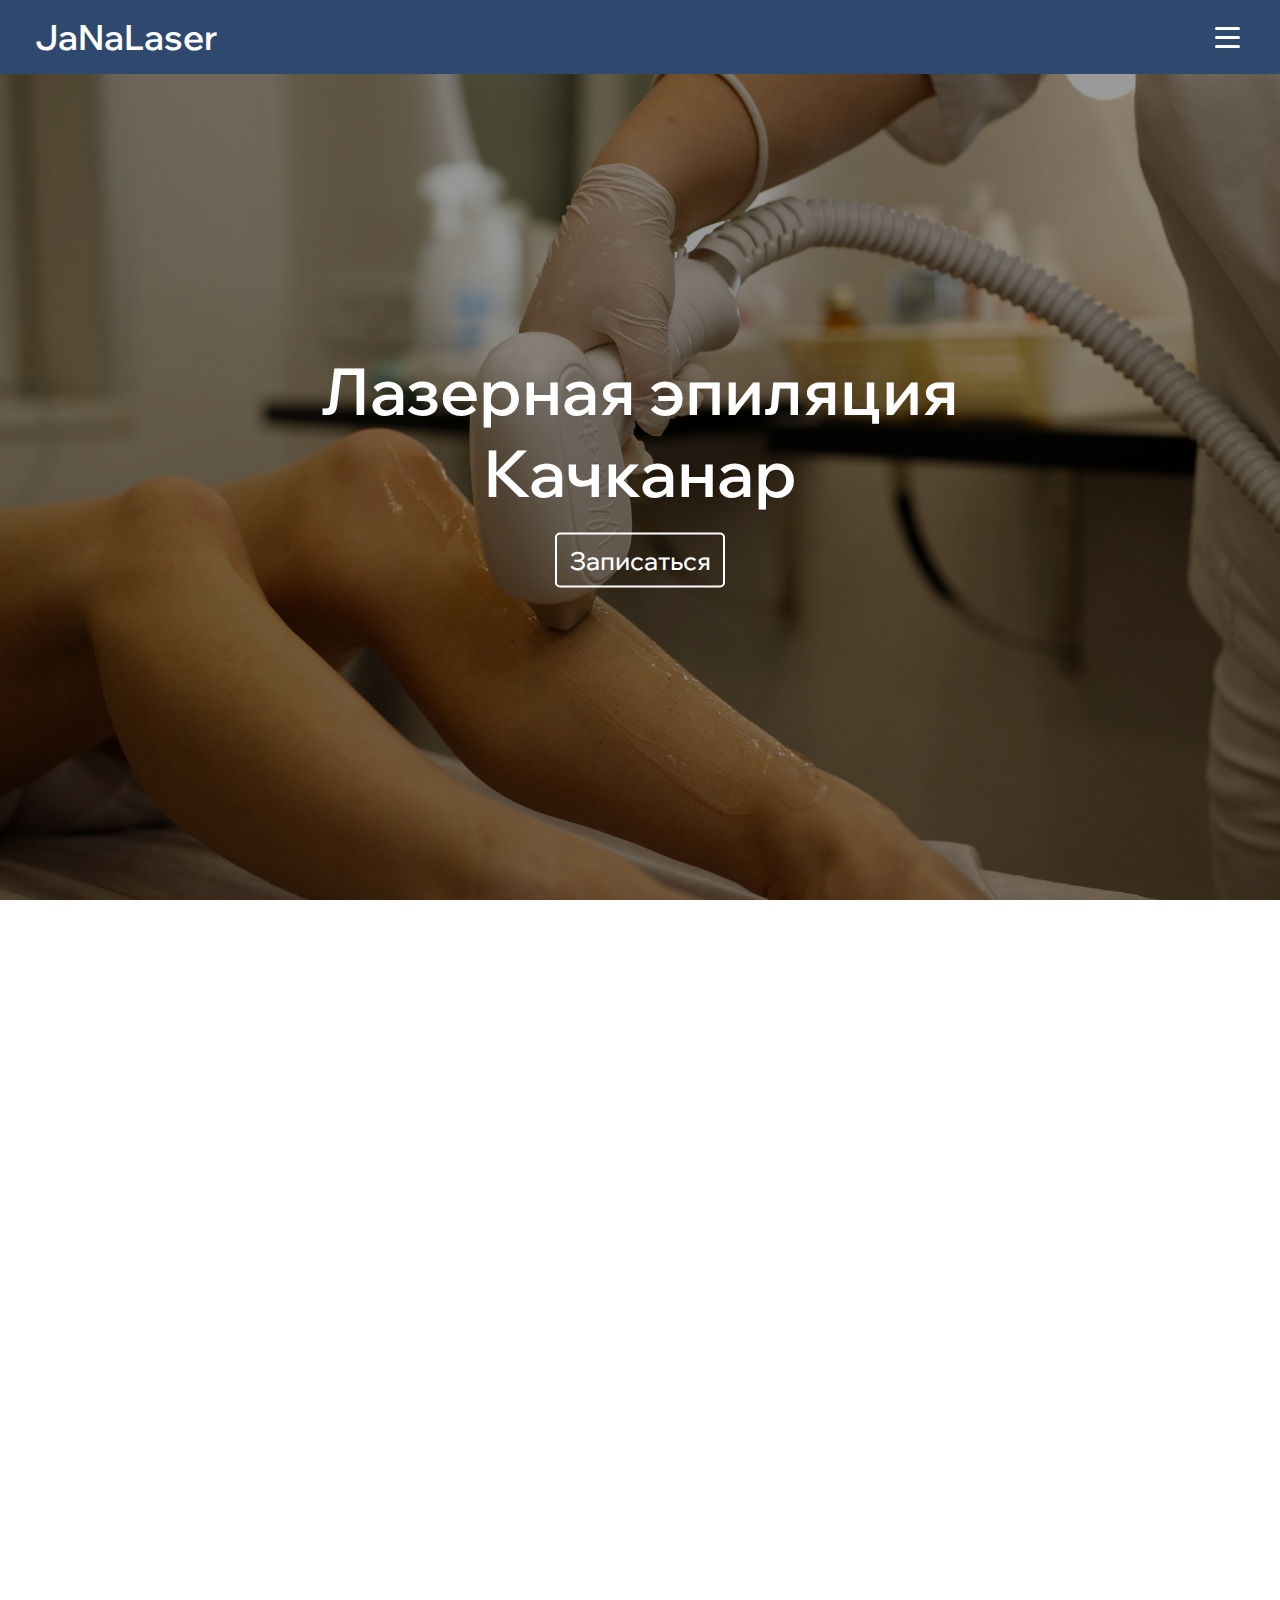
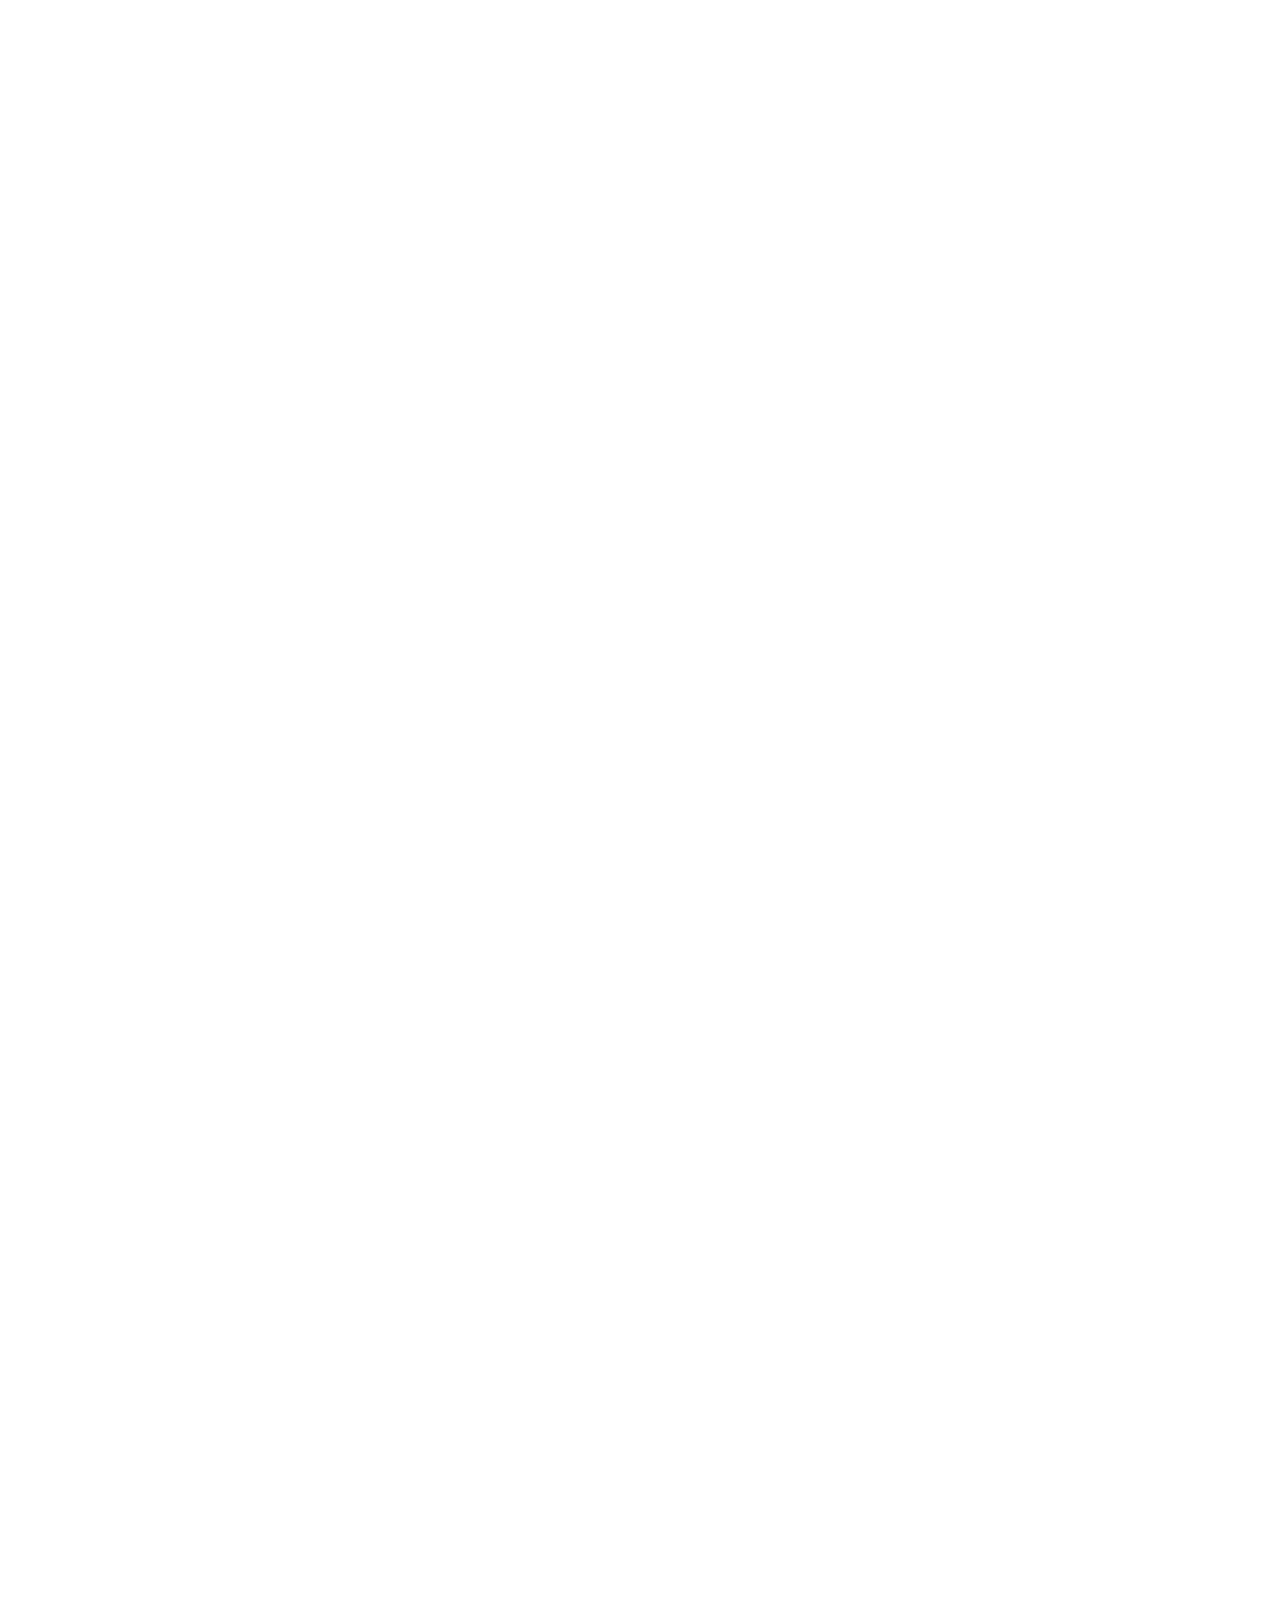
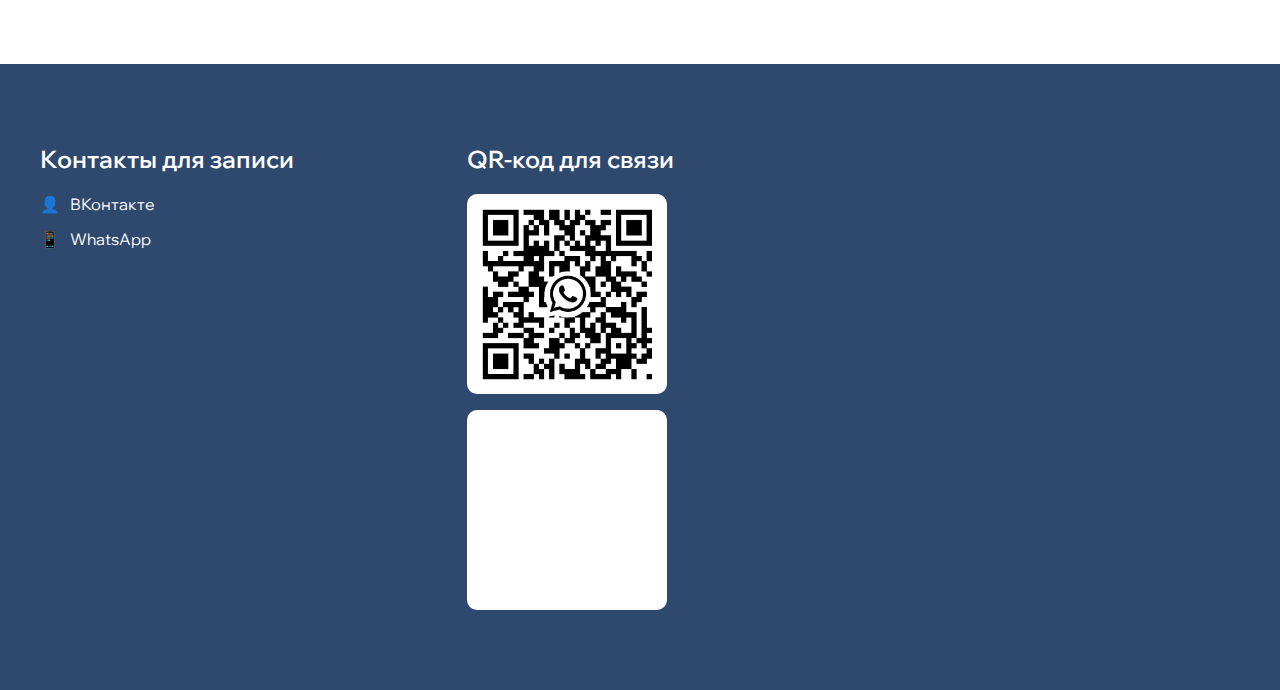
<file: index.html>
<!DOCTYPE html>
<html lang="ru" dir="ltr">
  <head>
    <meta charset="UTF-8" />
    <meta name="viewport" content="width=device-width, initial-scale=1.0">
    <meta name="color-scheme" content="only light">
    <meta name="forced-colors" content="none">
    <meta name="prefers-color-scheme" content="light">
    <title>Студия эпиляции</title>
    <link rel="preconnect" href="https://fonts.googleapis.com">
    <link rel="preconnect" href="https://fonts.gstatic.com" crossorigin>
    <link rel="preload" as="image" href="img.jpg" fetchpriority="high">
    <link rel="stylesheet" href="style.css" />
    <link rel="icon" type="image/x-icon" href="icon.ico" />
  </head>
  <body>
    <!-- ===================== Навигация ===================== -->
    <nav>
      <div class="menu">
        <div class="logo">
          <a href="index.html">JaNaLaser</a>
        </div>
        <div class="mobile-menu-toggle">
          <span></span>
          <span></span>
          <span></span>
        </div>
        <ul class="nav-menu">
          <li><a href="#top">Главная</a></li>
          <li><a href="#footer">Контакты</a></li>
          <li><a href="#reviews">Отзывы</a></li>
          <li><a href="price.html">Прайс</a></li>
          <li><a href="#services">Рекомендации</a></li>
          <li><a href="gallery.html">Фотогалерея</a></li>
        </ul>
      </div>
    </nav>

    <!-- ===================== Главный экран ===================== -->
    <div class="img"></div>
    <div class="center">
      <div class="title">Лазерная эпиляция</div>
      <div class="sub_title">Качканар</div>
      <div class="btns">
        <button onclick="location.href='#footer'">Записаться</button>
      </div>
    </div>

    <!-- ===================== Технологии ===================== -->
    <div class="photo-container reveal">
      <h2 class="section-title">Наши технологии</h2>
      <div class="photo-wrapper reveal">
        <img src="Group 31.png" alt="Аппарат" class="service-photo" loading="lazy" decoding="async">
        <div class="photo-overlay">
          <a href="technologies.html"><button class="photo-btn">Подробнее</button></a>
        </div>
      </div>
    </div>

    <!-- ===================== Отзывы ===================== -->
    <div class="reviews-section reveal" id="reviews">
      <h2 class="reviews-title">Отзывы наших клиентов</h2>
      <div class="reviews-container">
        <!-- Верхний ряд - прокрутка влево -->
        <div class="reviews-row top-row">
          <div class="reviews-scroll left-scroll">
            <div class="review-card" onclick="openReviewModal('Ольга Д.', 'В мае была на последней процедуре. Я безумно рада, что курс оказался таким эффективным🙏 Яна - ты мастер своего дела,безмерно благодарна тебе !!! И вообще сама как человек ,ты солнышко ясное 😘😘😘ОБОЖАЮ❤❤❤')">
              <div class="review-content">
                <h3 class="review-name">Ольга Д.</h3>
                <p class="review-text">В мае была на последней процедуре. Я безумно рада, что курс оказался таким эффективным🙏 Яна - ты мастер своего дела,безмерно благодарна тебе !!! И вообще сама как человек ,ты солнышко ясное 😘😘😘ОБОЖАЮ❤❤❤</p>
              </div>
            </div>
            <div class="review-card" onclick="openReviewModal('Наталья Б.', 'Ой да вообще кайф) мастер своего дела,индивидуальный подход ,вечный позитив и теплая атмосфера. Вышли уже в 4 месяца . Никаких раздражений и дискомфорта. В общем девочки рекомендую. Люблю🙏🙏🙏🙏💜💜')">
              <div class="review-content">
                <h3 class="review-name">Наталья Б.</h3>
                <p class="review-text">Ой да вообще кайф) мастер своего дела,индивидуальный подход ,вечный позитив и теплая атмосфера. Вышли уже в 4 месяца . Никаких раздражений и дискомфорта. В общем девочки рекомендую. Люблю🙏🙏🙏🙏💜💜</p>
              </div>
            </div>
            <div class="review-card" onclick="openReviewModal('Анастасия Г.', 'Яночка , это тот человек который всегда найдет время даже для тех 🤣🤷‍♀ типа меня которые добирается очень долго 🤦‍♀ Лучше мастера я не знаю ❤⭐⭐⭐⭐⭐⭐')">
              <div class="review-content">
                <h3 class="review-name">Анастасия Г.</h3>
                <p class="review-text">Яночка , это тот человек который всегда найдет время даже для тех 🤣🤷‍♀ типа меня которые добирается очень долго 🤦‍♀ Лучше мастера я не знаю ❤⭐⭐⭐⭐⭐⭐</p>
              </div>
            </div>
            <div class="review-card" onclick="openReviewModal('Нина М.', 'Янчик, спасибо большое за чудесное настроение и за гладкость кожи! Ты мастер своего дела, ни на кого тебя не променяю❤')">
              <div class="review-content">
                <h3 class="review-name">Нина М.</h3>
                <p class="review-text">Янчик, спасибо большое за чудесное настроение и за гладкость кожи! Ты мастер своего дела, ни на кого тебя не променяю❤</p>
              </div>
            </div>
            <div class="review-card" onclick="openReviewModal('Алёна П.', 'Это любовь 😻 с первого раза 😂🫶🏼 Всегда все чики Брики, волосики выкинь ✌🏻 Жду когда приду опять 🔥')">
              <div class="review-content">
                <h3 class="review-name">Алёна П.</h3>
                <p class="review-text">Это любовь 😻 с первого раза 😂🫶🏼 Всегда все чики Брики, волосики выкинь ✌🏻 Жду когда приду опять 🔥</p>
              </div>
            </div>
            <div class="review-card" onclick="openReviewModal('Екатерина З.', 'Наша фея лысятости 🤭.....')">
              <div class="review-content">
                <h3 class="review-name">Екатерина З.</h3>
                <p class="review-text">Наша фея лысятости 🤭.....</p>
              </div>
            </div>
            <!-- Дублируем отзывы для бесконечной прокрутки -->
            <div class="review-card" onclick="openReviewModal('Анна Ш.', 'Яночка , ты однозначно крута в своем деле 💪🏻😎🫶🏻 Как человек и как мастер просто мега 🤩результат есть - Значит работает , другого не дано🫶')">
              <div class="review-content">
                <h3 class="review-name">Анна Ш.</h3>
                <p class="review-text">Яночка , ты однозначно крута в своем деле 💪🏻😎🫶🏻 Как человек и как мастер просто мега 🤩результат есть - Значит работает , другого не дано🫶</p>
              </div>
            </div>
            <div class="review-card" onclick="openReviewModal('Татьяна Д.', 'Мне близка твоя энергетика и потрясающее чувство юмора, результат от процедур великолепен! Спасибо Яна.')">
              <div class="review-content">
                <h3 class="review-name">Татьяна Д.</h3>
                <p class="review-text">Мне близка твоя энергетика и потрясающее чувство юмора, результат от процедур великолепен! Спасибо Яна.</p>
              </div>
            </div>
            <div class="review-card" onclick="openReviewModal('Альбина М.', 'Яна, от всей души спасибо за гладкую кожу♥ Самый позитивный мастер, отлично делающий свою работу😁🫶')">
              <div class="review-content">
                <h3 class="review-name">Альбина М.</h3>
                <p class="review-text">Яна, от всей души спасибо за гладкую кожу♥ Самый позитивный мастер, отлично делающий свою работу😁🫶</p>
              </div>
            </div>
            <div class="review-card" onclick="openReviewModal('Екатерина М.', '✨ Полный восторг от процедуры! Яна — настоящий профессионал своего дела, чуткая и внимательная💕 Процедура за самыми лучшими разговорами проходит очень быстро, комфортно и совершенно безболезненно 👍🏻 Результат превзошел ожидания, а главное — эффект сохраняется надолго! 🤞🏻 Огромное спасибо Яночке за профессионализм, заботу и внимание к деталям💗 Всем рекомендую попробовать это!!!✨')">
              <div class="review-content">
                <h3 class="review-name">Екатерина М.</h3>
                <p class="review-text">✨ Полный восторг от процедуры!
                  Яна — настоящий профессионал своего дела, чуткая и внимательная💕
                  Процедура за самыми лучшими разговорами проходит очень быстро, комфортно и совершенно безболезненно 👍🏻
                  
                  Результат превзошел ожидания, а главное — эффект сохраняется надолго! 🤞🏻
                  
                  Огромное спасибо Яночке за профессионализм, заботу и внимание к деталям💗
                  Всем рекомендую попробовать это!!!✨</p>
              </div>
            </div>
            <div class="review-card" onclick="openReviewModal('Екатерина В.', 'Яна ты супер-мега-мощь и сила 😎💪🏽🫶 вышли на крутой результат, жалею только о том, что не обратилась к тебе раньше 😇 любовь навсегда ♥♥♥')">
              <div class="review-content">
                <h3 class="review-name">Екатерина В.</h3>
                <p class="review-text">Яна ты супер-мега-мощь и сила 😎💪🏽🫶 вышли на крутой результат, жалею только о том, что не обратилась к тебе раньше 😇 любовь навсегда ♥♥♥</p>
              </div>
            </div>
            <div class="review-card" onclick="openReviewModal('Ксения К.', 'Я в полном шоке от эффекта, была на процедуре последний раз почти год назад, и до сих пор все гладко,хочу сходить просто потому что уже соскучилась😂 Яна настоящий профессионал своего дела,более комфортного мастера я ещё не видела. На каждую процедуру прихожу как домой, знаю что время за разговорами пройдёт незаметно Безболезненно,интересно, уютно,а самое главное эффективно. Однозначно, лазер у Яны, это самое лучшее моё жизненное решение☝❤❤❤')">
              <div class="review-content">
                <h3 class="review-name">Ксения К.</h3>
                <p class="review-text">Я в полном шоке от эффекта, была на процедуре последний раз почти год назад, и до сих пор все гладко,хочу сходить просто потому что уже соскучилась😂
                  Яна настоящий профессионал своего дела,более комфортного мастера я ещё не видела. На каждую процедуру прихожу как домой, знаю что время за разговорами пройдёт незаметно
                  Безболезненно,интересно, уютно,а самое главное эффективно. Однозначно, лазер у Яны, это самое лучшее моё жизненное решение☝❤❤❤</p>
              </div>
            </div>
          </div>
        </div>

        <!-- Нижний ряд - прокрутка вправо -->
        <div class="reviews-row bottom-row">
          <div class="reviews-scroll right-scroll">
            <div class="review-card" onclick="openReviewModal('Инна У.', 'Отдельный респект от представителей блондинок 😀 Результатом довольна!')">
              <div class="review-content">
                <h3 class="review-name">Инна У.</h3>
                <p class="review-text">Отдельный респект от представителей блондинок 😀 Результатом довольна!</p>
              </div>
            </div>
            <div class="review-card" onclick="openReviewModal('Анастасия М.', 'Яночка ты профессионал своего дела!❤ Внимательная и отзывчивая! Наша первая встреча прошла очень легко, а дальше только лучше) Ты очень подробно разъяснила о всех противопоказаниях и дальнейшем уходе. Во время процедуры интересовалась моими ощущениями. С тобой комфортно и душевно!☺ Всегда все честно расскажешь и для тебя главное результат своей работы🙏🏻 Цена-качество🔥 Особенно для светленьких 😄С удовольствием рекомендую тебя всем!❤')">
              <div class="review-content">
                <h3 class="review-name">Анастасия М.</h3>
                <p class="review-text">Яночка ты профессионал своего дела!❤ Внимательная и отзывчивая!
                  Наша первая встреча прошла очень легко, а дальше только лучше) Ты очень подробно разъяснила о всех противопоказаниях и дальнейшем уходе. Во время процедуры интересовалась моими ощущениями. С тобой комфортно и душевно!☺ Всегда все честно расскажешь и для тебя главное результат своей работы🙏🏻 Цена-качество🔥 Особенно для светленьких 😄
                  С удовольствием рекомендую тебя всем!❤</p>
              </div>
            </div>
            <div class="review-card" onclick="openReviewModal('Юлия М.', 'Самый лучший мастер своего дела 🥰😍😍😍 когда пришла к тебе сразу видно профессионал 🍀🔥 с удовольствием хожу, все на высшем уровне 🫶')">
              <div class="review-content">
                <h3 class="review-name">Юлия М.</h3>
                <p class="review-text">Самый лучший мастер своего дела 🥰😍😍😍 когда пришла к тебе сразу видно профессионал 🍀🔥 с удовольствием хожу, все на высшем уровне 🫶</p>
              </div>
            </div>
            <div class="review-card" onclick="openReviewModal('Алла Х.', 'Хочу выразить благодарность мастеру лазерной эпиляции, Яне, за профессиональную работу! Процедура прошла безболезненно и эффективно. Результат превзошёл мои ожидания — волосы стали заметно реже и менее заметными. Мастер подробно объяснил все нюансы процедуры и ответил на все мои вопросы. Обязательно буду рекомендовать этого специалиста своим подругам! Спасибо!👍❤🌹')">
              <div class="review-content">
                <h3 class="review-name">Алла Х.</h3>
                <p class="review-text">Хочу выразить благодарность мастеру лазерной эпиляции, Яне, за профессиональную работу! Процедура прошла безболезненно и эффективно. Результат превзошёл мои ожидания — волосы стали заметно реже и менее заметными. Мастер подробно объяснил все нюансы процедуры и ответил на все мои вопросы. Обязательно буду рекомендовать этого специалиста своим подругам! Спасибо!👍❤🌹</p>
              </div>
            </div>
            <div class="review-card" onclick="openReviewModal('Юлия С.', 'Яночка, ты выведешь на диалог даже таких молчаливых как я! Для меня это очень важно, когда мастер к себе располагает! Очень комфортно с тобой работать! Ты уже конечно знаешь, что я к тебе пришла по рекомендациям подруг, и ни разу не пожалела! Желаю только всего самого лучшего!')">
              <div class="review-content">
                <h3 class="review-name">Юлия С.</h3>
                <p class="review-text">Яночка, ты выведешь на диалог даже таких молчаливых как я! Для меня это очень важно, когда мастер к себе располагает! Очень комфортно с тобой работать! Ты уже конечно знаешь, что я к тебе пришла по рекомендациям подруг, и ни разу не пожалела! Желаю только всего самого лучшего!</p>
              </div>
            </div>
            <div class="review-card" onclick="openReviewModal('Евгения А.', 'Я таааак долго решалась на все это (были личные моменты по коже), но все мои подруги уже в голос мне орали - «Иди к Яне»! И я пришла… Заботы с бритьем окончены, проблемы с кожей на стадии завершения! Это ли не счастье для любой девочки ❤‍🔥 Довольна, как слон! Яна - человек, которому можно с легкостью довериться. Все покажет, подскажет, на все вопросы ответит 😌 Большая благодарность за твой труд 🫂')">
              <div class="review-content">
                <h3 class="review-name">Евгения А.</h3>
                <p class="review-text">Я таааак долго решалась на все это (были личные моменты по коже), но все мои подруги уже в голос мне орали - «Иди к Яне»! И я пришла… Заботы с бритьем окончены, проблемы с кожей на стадии завершения! Это ли не счастье для любой девочки ❤‍🔥 Довольна, как слон! Яна - человек, которому можно с легкостью довериться. Все покажет, подскажет, на все вопросы ответит 😌 Большая благодарность за твой труд 🫂</p>
              </div>
            </div>
            <!-- Дублируем отзывы для бесконечной прокрутки -->
            <div class="review-card" onclick="openReviewModal('Анна З.', 'Яна, ты просто волшебница лазерной эпиляции! ✨ Я всегда с нетерпением жду наших встреч, потому что знаю, что ты не только сделаешь мою кожу идеально гладкой, но и зарядишь позитивом на весь день! 💖 Твоя энергетика просто невероятная, и каждая процедура проходит в такой комфортной и дружелюбной атмосфере, что я чувствую себя как дома. 😊 Результат твоей работы всегда превосходит мои ожидания, и я с уверенностью рекомендую тебя всем своим подругам! Ты - настоящий профессионал своего дела, и я очень рада, что нашла такого замечательного мастера, как ты! 💋💋💋')">
              <div class="review-content">
                <h3 class="review-name">Анна З.</h3>
                <p class="review-text">Яна, ты просто волшебница лазерной эпиляции! ✨ Я всегда с нетерпением жду наших встреч, потому что знаю, что ты не только сделаешь мою кожу идеально гладкой, но и зарядишь позитивом на весь день! 💖 Твоя энергетика просто невероятная, и каждая процедура проходит в такой комфортной и дружелюбной атмосфере, что я чувствую себя как дома. 😊 Результат твоей работы всегда превосходит мои ожидания, и я с уверенностью рекомендую тебя всем своим подругам! Ты - настоящий профессионал своего дела, и я очень рада, что нашла такого замечательного мастера, как ты! 💋💋💋</p>
              </div>
            </div>
            <div class="review-card" onclick="openReviewModal('Анна С.', 'Кратко- лучшая! 😘')">
              <div class="review-content">
                <h3 class="review-name">Анна С.</h3>
                <p class="review-text">Кратко- лучшая! 😘</p>
              </div>
            </div>
            <div class="review-card" onclick="openReviewModal('Юлия М.', 'Самый лучший мастер своего дела 🥰😍😍😍 когда пришла к тебе сразу видно профессионал 🍀🔥 с удовольствием хожу, все на высшем уровне 🫶')">
              <div class="review-content">
                <h3 class="review-name">Юлия М.</h3>
                <p class="review-text">Самый лучший мастер своего дела 🥰😍😍😍 когда пришла к тебе сразу видно профессионал 🍀🔥 с удовольствием хожу, все на высшем уровне 🫶</p>
              </div>
            </div>
            <div class="review-card" onclick="openReviewModal('Алла Х.', 'Хочу выразить благодарность мастеру лазерной эпиляции, Яне, за профессиональную работу! Процедура прошла безболезненно и эффективно. Результат превзошёл мои ожидания — волосы стали заметно реже и менее заметными. Мастер подробно объяснил все нюансы процедуры и ответил на все мои вопросы. Обязательно буду рекомендовать этого специалиста своим подругам! Спасибо!👍❤🌹')">
              <div class="review-content">
                <h3 class="review-name">Алла Х.</h3>
                <p class="review-text">Хочу выразить благодарность мастеру лазерной эпиляции, Яне, за профессиональную работу! Процедура прошла безболезненно и эффективно. Результат превзошёл мои ожидания — волосы стали заметно реже и менее заметными. Мастер подробно объяснил все нюансы процедуры и ответил на все мои вопросы. Обязательно буду рекомендовать этого специалиста своим подругам! Спасибо!👍❤🌹</p>
              </div>
            </div>
            <div class="review-card" onclick="openReviewModal('Юлия С.', 'Яночка, ты выведешь на диалог даже таких молчаливых как я! Для меня это очень важно, когда мастер к себе располагает! Очень комфортно с тобой работать! Ты уже конечно знаешь, что я к тебе пришла по рекомендациям подруг, и ни разу не пожалела! Желаю только всего самого лучшего!')">
              <div class="review-content">
                <h3 class="review-name">Юлия С.</h3>
                <p class="review-text">Яночка, ты выведешь на диалог даже таких молчаливых как я! Для меня это очень важно, когда мастер к себе располагает! Очень комфортно с тобой работать! Ты уже конечно знаешь, что я к тебе пришла по рекомендациям подруг, и ни разу не пожалела! Желаю только всего самого лучшего!</p>
              </div>
            </div>
            <div class="review-card" onclick="openReviewModal('Евгения А.', 'Я таааак долго решалась на все это (были личные моменты по коже), но все мои подруги уже в голос мне орали - «Иди к Яне»! И я пришла… Заботы с бритьем окончены, проблемы с кожей на стадии завершения! Это ли не счастье для любой девочки ❤‍🔥 Довольна, как слон! Яна - человек, которому можно с легкостью довериться. Все покажет, подскажет, на все вопросы ответит 😌 Большая благодарность за твой труд 🫂')">
              <div class="review-content">
                <h3 class="review-name">Евгения А.</h3>
                <p class="review-text">Я таааак долго решалась на все это (были личные моменты по коже), но все мои подруги уже в голос мне орали - «Иди к Яне»! И я пришла… Заботы с бритьем окончены, проблемы с кожей на стадии завершения! Это ли не счастье для любой девочки ❤‍🔥 Довольна, как слон! Яна - человек, которому можно с легкостью довериться. Все покажет, подскажет, на все вопросы ответит 😌 Большая благодарность за твой труд 🫂</p>
              </div>
            </div>
          </div>
        </div>
      </div>
    </div>

    <!-- Модальное окно для отзывов -->
    <div id="reviewModal" class="modal">
      <div class="modal-content">
        <span class="close">&times;</span>
        <h2 id="modalReviewName"></h2>
        <p id="modalReviewText"></p>
      </div>
    </div>

    <!-- ===================== Фотогалерея ===================== -->
    <!-- ===================== Специалисты ===================== -->
    <div class="staff-section reveal">
      <h2 class="staff-title">Наши специалисты</h2>
      <div class="staff-container">
        <div class="staff-card">
          <div class="staff-photo">
            <img src="IMG_7058.jpg" alt="Специалист" class="staff-image" loading="lazy" decoding="async">
          </div>
          <div class="staff-info">
            <h3 class="staff-name">Яна Владимировна</h3>
            <p class="staff-position">Мастер эпиляции</p>
            <p class="staff-description">Профессиональный мастер с опытом работы более 3 лет. Специализируется на лазерной эпиляции и уходе за кожей. Постоянно повышает квалификацию и следит за новыми технологиями в индустрии красоты.</p>
            <div class="staff-contacts">
              <a href="certificates.html" class="contact-link">
                <p>📄Сертификаты</p>
              </a>
            </div>
          </div>
        </div>
      </div>
    </div>

    <!-- ===================== Рекомендации и советы ===================== -->
    <div class="services-container reveal" id="services">
      <div class="service-item">
        <input type="checkbox" id="service1" class="service-checkbox">
        <label for="service1" class="service-label">ПРОТИВОПОКАЗАНИЯ</label>
        <div class="service-content">
          <h2>ПРОТИВОПОКАЗАНИЯ</h2>
          <P>• хронические дерматиты и атопический дерматит</P>
          <P>• беременность и период лактации</P>
          <P>• острые инфекционные заболевания</P>
          <P>• онкологические заболевания</P>
          <P>• сердечно-сосудистые заболевания</P>
          <P>• гипертония</P>
          <P>• заболевания крови</P>
          <P>• туберкулез</P>
          <P>• эпилепсия</P>
          <P>• сахарный диабет</P>
          <P>• крупные родинки в большом количестве</P>
          <P>• герпес</P>
          <P>• прием антибиотиков</P>
          <P>• фотодерматоз</P>
        </div>
      </div>
      <div class="service-item">
        <input type="checkbox" id="service2" class="service-checkbox">
        <label for="service2" class="service-label">СОВЕТЫ ПО УХОДУ ЗА СОБОЙ</label>
        <div class="service-content">
          <h2>СОВЕТЫ ПО УХОДУ ЗА СОБОЙ</h2>
          <p>• Регулярное увлажнение кожи</p>
          <p>• Использование солнцезащитных средств</p>
          <p>• Правильное питание и питьевой режим</p>
          <p>• Регулярные физические нагрузки</p>
          <p>• Достаточный сон и отдых</p>
        </div>
      </div>
      <div class="service-item">
        <input type="checkbox" id="service3" class="service-checkbox">
        <label for="service3" class="service-label">ПОДГОТОВКА К ПРОЦЕДУРЕ ЛАЗЕРНАЯ ЭПИЛЯЦИЯ</label>
        <div class="service-content">
          <h2>ПОДГОТОВКА К ПРОЦЕДУРЕ ЛАЗЕРНАЯ ЭПИЛЯЦИЯ</h2>
          <P>• За нескольно недель до процедуры не прибегать к другим методам эпиляции (шугаринг,воск)</P>
          <P>• За 14 дней до сеанса не загорать, не посещать солярий и не использовать нрема для загара</P>
          <P>• За 12-14 дней до сеанса не принимать антибиотики (или пройти курс после лечения)</P>
          <P>• Перед сеансом за сутки полностью сбрить волосы в зоне проведения лазерной эпиляции</P>
          <P>• За сутки до процедуры не наносить дезодоранты и спиртосодержащие средства</P>
          <P>• Не использовать скрабы, жирные крема и масла</P>
        </div>
      </div>
      <div class="service-item">
        <input type="checkbox" id="service4" class="service-checkbox">
        <label for="service4" class="service-label">ПОДГОТОВКА К ПРОЦЕДУРЕ ЛАЗЕРНОЕ ОМОЛОЖЕНИЕ</label>
        <div class="service-content">
          <h2>ПОДГОТОВКА К ПРОЦЕДУРЕ ЛАЗЕРНОЕ ОМОЛОЖЕНИЕ</h2>
          <p>• Избегать солнечных лучей за 2 недели</p>
          <p>• Не использовать ретиноиды за неделю</p>
          <p>• Очистить кожу от макияжа</p>
          <p>• Не принимать алкоголь за 24 часа</p>
          <p>• Прийти на процедуру с чистой кожей</p>
        </div>
      </div>
      <div class="service-item">
        <input type="checkbox" id="service5" class="service-checkbox">
        <label for="service5" class="service-label">ПОСТПРОЦЕДУРНЫЙ УХОД ПОСЛЕ ЛЭ</label>
        <div class="service-content">
          <h2>ПОСТПРОЦЕДУРНЫЙ УХОД ПОСЛЕ ЛЭ</h2>
          <p>• В первые 7 дней избегать бани, сауны, горячего душа и бассейна</p>
          <p>• Не загорать и не посещать солярий 14 дней, ежедневно использовать SPF 50+ (зона лица)</p>
          <p>• Не использовать скрабы, пилинги, ретиноиды и спиртосодержащие средства 7 дней</p>
          <p>• Обработка пантенолом 2-3 раза в день в течении 3 дней</p>
          <p>• Рекомендуемые средства: <a href="https://www.wildberries.ru/catalog/264715540/detail.aspx" target="_blank">264715540</a>, <a href="https://www.wildberries.ru/catalog/347713548/detail.aspx" target="_blank">347713548</a>, <a href="https://www.wildberries.ru/catalog/312712069/detail.aspx" target="_blank">312712069</a>, <a href="https://www.wildberries.ru/catalog/15742670/detail.aspx" target="_blank">15742670</a></p>
          <p>• Избегать интенсивных тренировок и тесной синтетической одежды 3-5 дней</p>
          <p>• Избегать механических спсобов удаления волос, таких как эпиляция воском или пинцетом</p>
          <p>• Не использовать средства, содержащие спирт</p>
          <p>• Избегать массажа и интенсивного трения обработанных участков в течении 3-5 дней</p>
        </div>
      </div>
    </div>

    <!-- ===================== Подвал ===================== -->
    <footer>
      <div class="footer-container" id="footer">
        <div class="footer-section">
          <h3 class="footer-title">Контакты для записи</h3>
          <div class="footer-contact-item">
            <i>👤</i>
            <a href="https://vk.com/id16663120" style="color: #fff; text-decoration: none;">ВКонтакте</a>
          </div>
          <div class="footer-contact-item">
            <i>📱</i>
            <a href="https://wa.me/message/GJ77IHEKRI5UL1" style="color: #fff; text-decoration: none;">WhatsApp</a>
          </div>
        </div>
        <div class="footer-section">
          <h3 class="footer-title">QR-код для связи</h3>
          <div class="qr-codes">
            <div class="qr-code">
              <img src="qr1.jpg" alt="QR-код для связи" loading="lazy" decoding="async">
            </div>
            <div class="qr-code">
              <img src="qr2.jpg" alt="QR-код для связи 2" loading="lazy" decoding="async">
            </div>
          </div>
        </div>
      </div>
    </footer>

    <script>
      // Мобильное меню
      document.addEventListener('DOMContentLoaded', function() {
        const mobileToggle = document.querySelector('.mobile-menu-toggle');
        const navMenu = document.querySelector('.nav-menu');
        
        mobileToggle.addEventListener('click', function() {
          navMenu.classList.toggle('active');
          
          // Анимация бургер-меню
          const spans = mobileToggle.querySelectorAll('span');
          spans.forEach(span => span.classList.toggle('active'));
        });
        
        // Закрыть меню при клике на ссылку
        const navLinks = document.querySelectorAll('.nav-menu a');
        navLinks.forEach(link => {
          link.addEventListener('click', () => {
            navMenu.classList.remove('active');
            const spans = mobileToggle.querySelectorAll('span');
            spans.forEach(span => span.classList.remove('active'));
          });
        });
      });

      // Анимация появления элементов при прокрутке
      document.addEventListener('DOMContentLoaded', function() {
        const reveals = document.querySelectorAll('.reveal:not(footer)');
        if (!('IntersectionObserver' in window)) {
          reveals.forEach(el => el.classList.add('reveal-visible'));
          return;
        }
        const observer = new IntersectionObserver((entries) => {
          entries.forEach(entry => {
            if (entry.isIntersecting) {
              entry.target.classList.add('reveal-visible');
              observer.unobserve(entry.target);
            }
          });
        }, { threshold: 0.05, rootMargin: '0px 0px -10% 0px' });

        let delay = 0;
        reveals.forEach(el => {
          el.style.transitionDelay = (delay / 1000) + 's';
          delay += 80;
          observer.observe(el);
        });
      });

      // Автоматическая прокрутка отзывов
      document.addEventListener('DOMContentLoaded', function() {
        const leftScroll = document.querySelector('.left-scroll');
        const rightScroll = document.querySelector('.right-scroll');
        
        if (leftScroll && rightScroll) {
          // Пауза анимации при наведении мыши
          leftScroll.addEventListener('mouseenter', function() {
            this.style.animationPlayState = 'paused';
          });
          
          leftScroll.addEventListener('mouseleave', function() {
            this.style.animationPlayState = 'running';
          });
          
          rightScroll.addEventListener('mouseenter', function() {
            this.style.animationPlayState = 'paused';
          });
          
          rightScroll.addEventListener('mouseleave', function() {
            this.style.animationPlayState = 'running';
          });
          
          // Пауза анимации при касании на мобильных
          leftScroll.addEventListener('touchstart', function() {
            this.style.animationPlayState = 'paused';
          });
          
          leftScroll.addEventListener('touchend', function() {
            this.style.animationPlayState = 'running';
          });
          
          rightScroll.addEventListener('touchstart', function() {
            this.style.animationPlayState = 'paused';
          });
          
          rightScroll.addEventListener('touchend', function() {
            this.style.animationPlayState = 'running';
          });
        }
      });

      // Модальное окно для отзывов
      const reviewModal = document.getElementById('reviewModal');
      const modalReviewName = document.getElementById('modalReviewName');
      const modalReviewText = document.getElementById('modalReviewText');
      const closeBtn = document.querySelector('.close');

      function openReviewModal(name, text) {
        modalReviewName.textContent = name;
        modalReviewText.textContent = text;
        reviewModal.style.display = 'block';
      }

      closeBtn.addEventListener('click', function() {
        reviewModal.style.display = 'none';
      });

      window.addEventListener('click', function(event) {
        if (event.target == reviewModal) {
          reviewModal.style.display = 'none';
        }
      });


    </script>
  </body>
</html>
</file>
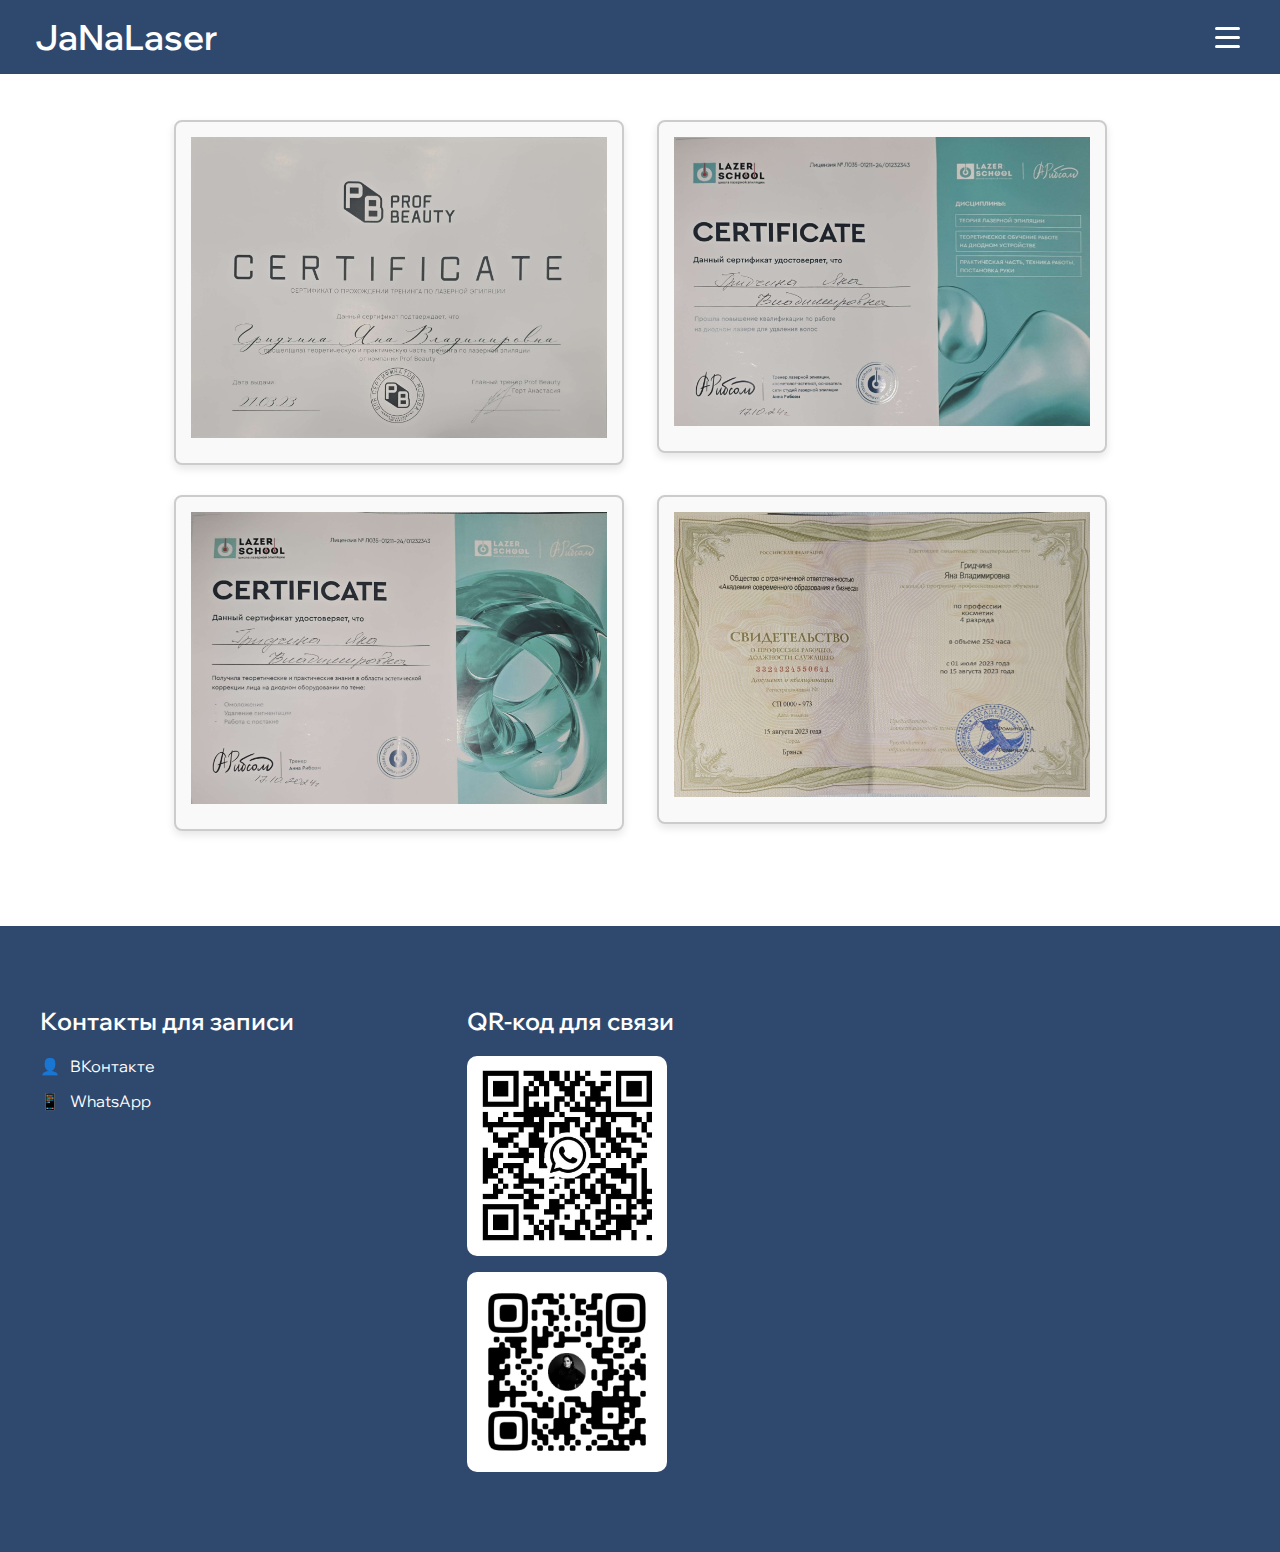
<file: certificates.html>
<!DOCTYPE html>
<html lang="ru" dir="ltr">
  <head>
    <meta charset="UTF-8" />
    <meta name="viewport" content="width=device-width, initial-scale=1.0">
    <meta name="color-scheme" content="only light">
    <meta name="forced-colors" content="none">
    <meta name="prefers-color-scheme" content="light">
    <title>Сертификаты</title>
    <link rel="preconnect" href="https://fonts.googleapis.com">
    <link rel="preconnect" href="https://fonts.gstatic.com" crossorigin>
    <link rel="stylesheet" href="sertiki.css" />
    <link rel="icon" type="image/x-icon" href="icon.ico" />
  </head>
  <body>
    <nav>
      <div class="menu">
        <div class="logo">
          <a href="index.html">JaNaLaser</a>
        </div>
        <div class="mobile-menu-toggle">
          <span></span>
          <span></span>
          <span></span>
        </div>
        <ul class="nav-menu">
          <li><a href="index.html #top">Главная</a></li>
          <li><a href="index.html #footer">Контакты</a></li>
          <li><a href="index.html #reviews">Отзывы</a></li>
          <li><a href="price.html">Прайс</a></li>
          <li><a href="index.html #services">Рекомендации</a></li>
          <li><a href="gallery.html">Фотогалерея</a></li>
        </ul>
      </div>
    </nav>
    <div class="certificates-container reveal">
      <h2>Наши сертификаты</h2>
      <div class="certificate-frame reveal">
        <img src="ser.jpeg" alt="Сертификат 1" class="zoomable" loading="lazy" decoding="async">
      </div>
      <div class="certificate-frame reveal">
        <img src="ser2.jpeg" alt="Сертификат 2" class="zoomable" loading="lazy" decoding="async">
      </div>
      <div class="certificate-frame reveal">
        <img src="ser3.jpeg" alt="Сертификат 3" class="zoomable" loading="lazy" decoding="async">
      </div>
      <div class="certificate-frame reveal">
        <img src="ser4.jpeg" alt="Сертификат 4" class="zoomable" loading="lazy" decoding="async">
      </div>
    </div>
    <div id="img-modal" class="img-modal">
      <span class="img-modal-close">×</span>
      <img class="img-modal-content" id="img-modal-img">
    </div>
    <!-- ===================== Подвал ===================== -->
    <footer>
      <div class="footer-container" id="footer">
        <div class="footer-section">
          <h3 class="footer-title">Контакты для записи</h3>
          <div class="footer-contact-item">
            <i>👤</i>
            <a href="https://vk.com/id16663120" style="color: #fff; text-decoration: none;">ВКонтакте</a>
          </div>
          <div class="footer-contact-item">
            <i>📱</i>
            <a href="https://wa.me/message/GJ77IHEKRI5UL1" style="color: #fff; text-decoration: none;">WhatsApp</a>
          </div>
        </div>
        <div class="footer-section">
          <h3 class="footer-title">QR-код для связи</h3>
          <div class="qr-codes">
            <div class="qr-code">
              <img src="qr1.jpg" alt="QR-код для связи" loading="lazy" decoding="async">
            </div>
            <div class="qr-code">
              <img src="qr2.jpg" alt="QR-код для связи 2" loading="lazy" decoding="async">
            </div>
          </div>
        </div>
      </div>
    </footer>

    <script>
      // Мобильное меню
      document.addEventListener('DOMContentLoaded', function() {
        const mobileToggle = document.querySelector('.mobile-menu-toggle');
        const navMenu = document.querySelector('.nav-menu');
        
        mobileToggle.addEventListener('click', function() {
          navMenu.classList.toggle('active');
          
          // Анимация бургер-меню
          const spans = mobileToggle.querySelectorAll('span');
          spans.forEach(span => span.classList.toggle('active'));
        });
        
        // Закрыть меню при клике на ссылку
        const navLinks = document.querySelectorAll('.nav-menu a');
        navLinks.forEach(link => {
          link.addEventListener('click', () => {
            navMenu.classList.remove('active');
            const spans = mobileToggle.querySelectorAll('span');
            spans.forEach(span => span.classList.remove('active'));
          });
        });
      });
      // Модальное окно для увеличения фото сертификата
      document.addEventListener('DOMContentLoaded', function() {
        const modal = document.getElementById('img-modal');
        const modalImg = document.getElementById('img-modal-img');
        const closeBtn = document.querySelector('.img-modal-close');
        document.querySelectorAll('.zoomable').forEach(img => {
          img.addEventListener('click', function() {
            modal.style.display = 'flex';
            modalImg.src = this.src;
          });
        });
        closeBtn.addEventListener('click', function() {
          modal.style.display = 'none';
        });
        modal.addEventListener('click', function(e) {
          if (e.target === modal) modal.style.display = 'none';
        });
      });

      // Анимация появления элементов при прокрутке
      document.addEventListener('DOMContentLoaded', function() {
        const reveals = document.querySelectorAll('.reveal:not(footer)');
        if (!('IntersectionObserver' in window)) {
          reveals.forEach(el => el.classList.add('reveal-visible'));
          return;
        }
        const observer = new IntersectionObserver((entries) => {
          entries.forEach(entry => {
            if (entry.isIntersecting) {
              entry.target.classList.add('reveal-visible');
              observer.unobserve(entry.target);
            }
          });
        }, { threshold: 0.05, rootMargin: '0px 0px -10% 0px' });

        let delay = 0;
        reveals.forEach(el => {
          el.style.transitionDelay = (delay / 1000) + 's';
          delay += 80;
          observer.observe(el);
        });
      });
    </script>
  </body>
</html>
</file>
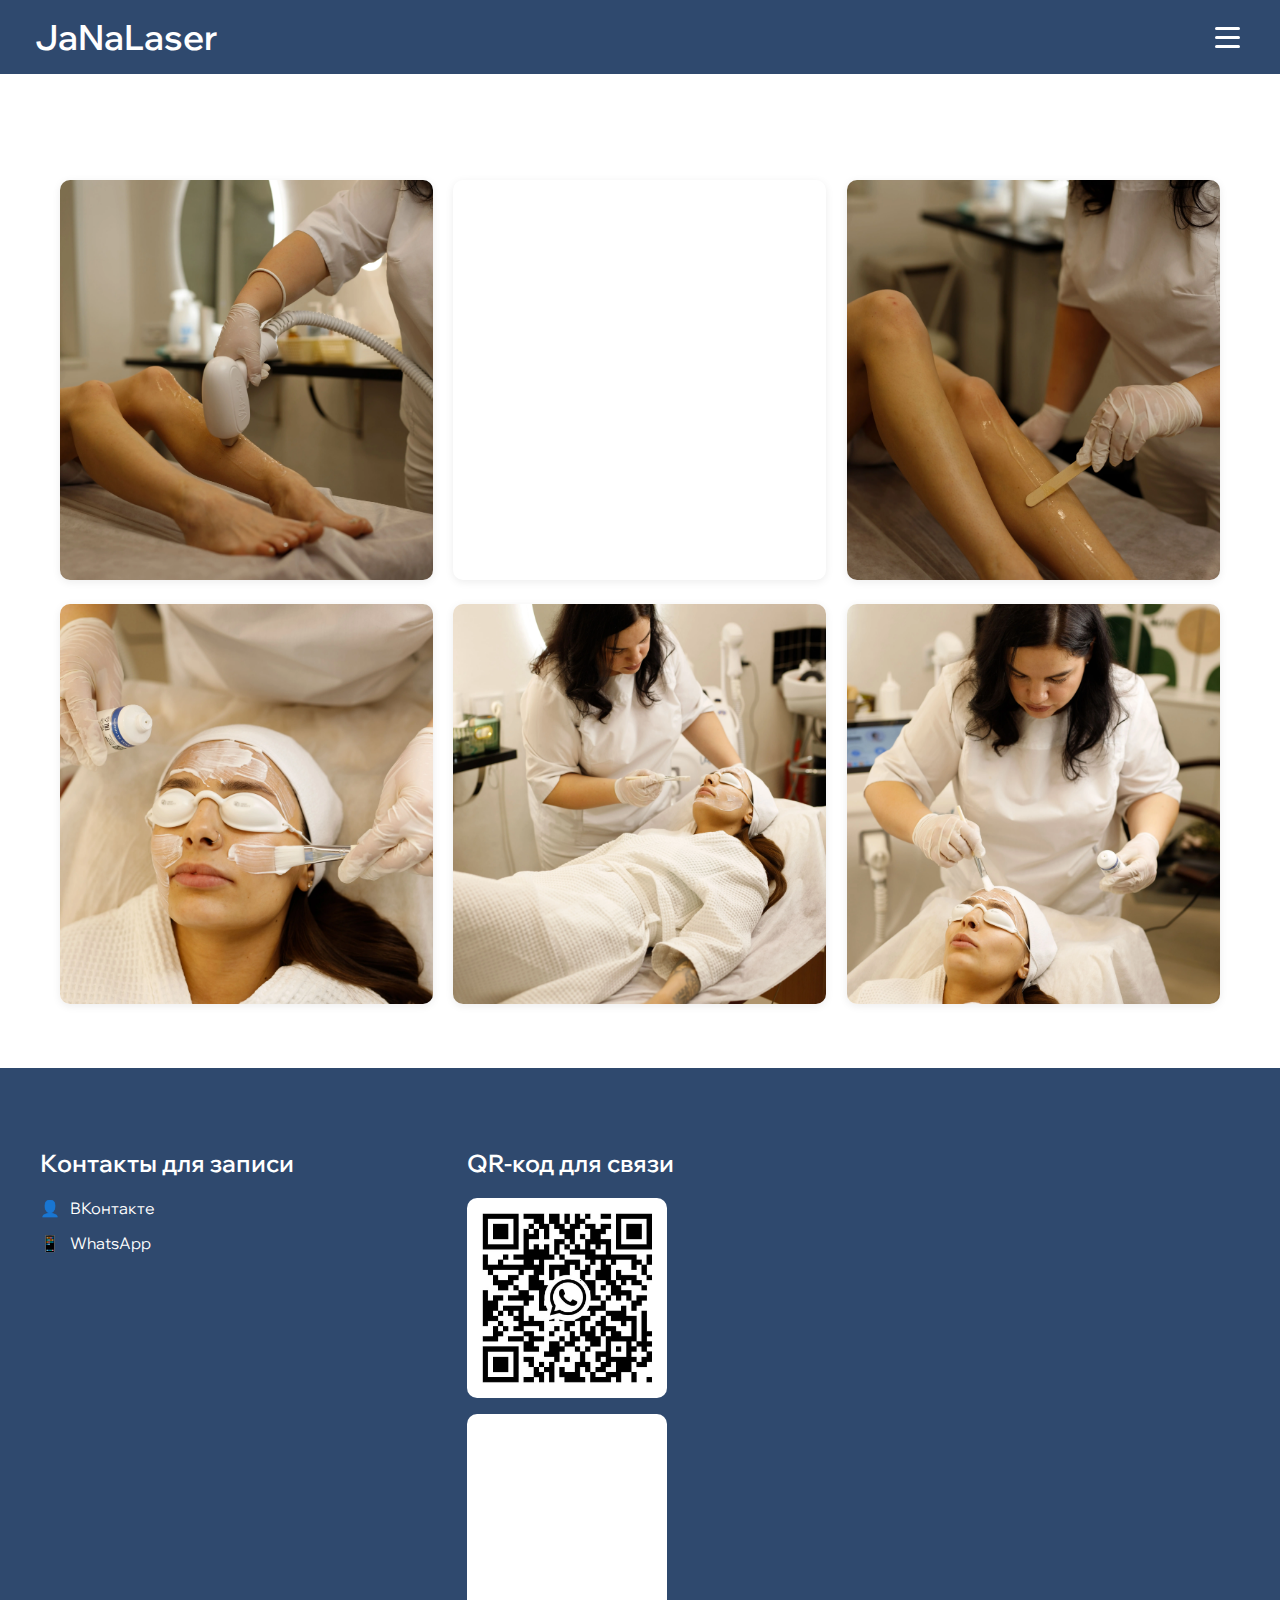
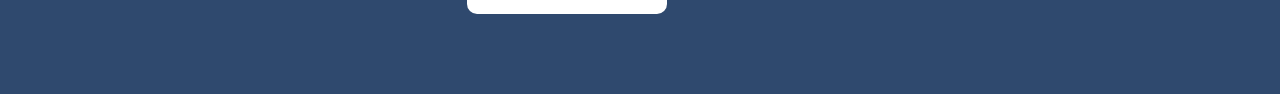
<file: gallery.html>
<!DOCTYPE html>
<html lang="ru" dir="ltr">
  <head>
    <meta charset="UTF-8" />
    <meta name="viewport" content="width=device-width, initial-scale=1.0">
    <meta name="color-scheme" content="only light">
    <meta name="forced-colors" content="none">
    <meta name="prefers-color-scheme" content="light">
    <title>Фотогалерея</title>
    <link rel="preconnect" href="https://fonts.googleapis.com">
    <link rel="preconnect" href="https://fonts.gstatic.com" crossorigin>
    <link rel="stylesheet" href="gallery.css" />
    <link rel="icon" type="image/x-icon" href="icon.ico" />
  </head>
  <body>
    <!-- ===================== Навигация ===================== -->
    <nav>
      <div class="menu">
        <div class="logo">
          <a href="index.html">JaNaLaser</a>
        </div>
        <div class="mobile-menu-toggle">
          <span></span>
          <span></span>
          <span></span>
        </div>
        <ul class="nav-menu">
          <li><a href="index.html #top">Главная</a></li>
          <li><a href="index.html #footer">Контакты</a></li>
          <li><a href="index.html #reviews">Отзывы</a></li>
          <li><a href="price.html">Прайс</a></li>
          <li><a href="index.html #services">Рекомендации</a></li>
          <li><a href="gallery.html">Фотогалерея</a></li>
        </ul>
      </div>
    </nav>
    <!-- Здесь будет содержимое фотогалереи -->
    <section id="gallery" class="gallery reveal">
      <picture class="reveal"><source type="image/webp" srcset="photo1.webp"><img src="photo1.jpg" alt="Фото 1" class="zoomable" loading="lazy" decoding="async" width="800" height="600"></picture>
      <picture class="reveal"><source type="image/webp" srcset="photo2.webp"><img src="photo2.jpg" alt="Фото 2" class="zoomable" loading="lazy" decoding="async" width="800" height="600"></picture>
      <picture class="reveal"><source type="image/webp" srcset="photo3.webp"><img src="photo3.jpg" alt="Фото 3" class="zoomable" loading="lazy" decoding="async" width="800" height="600"></picture>
      <picture class="reveal"><source type="image/webp" srcset="photo4.webp"><img src="photo4.jpg" alt="Фото 4" class="zoomable" loading="lazy" decoding="async" width="800" height="600"></picture>
      <picture class="reveal"><source type="image/webp" srcset="photo5.webp"><img src="photo5.jpg" alt="Фото 5" class="zoomable" loading="lazy" decoding="async" width="800" height="600"></picture>
      <picture class="reveal"><source type="image/webp" srcset="photo6.webp"><img src="photo6.jpg" alt="Фото 6" class="zoomable" loading="lazy" decoding="async" width="800" height="600"></picture>
    </section>
    <div id="img-modal" class="img-modal">
      <span class="img-modal-close">×</span>
      <img class="img-modal-content" id="img-modal-img">
    </div>
    <!-- ===================== Подвал ===================== -->
    <footer>
      <div class="footer-container" id="footer">
        <div class="footer-section">
          <h3 class="footer-title">Контакты для записи</h3>
          <div class="footer-contact-item">
            <i>👤</i>
            <a href="https://vk.com/id16663120" style="color: #fff; text-decoration: none;">ВКонтакте</a>
          </div>
          <div class="footer-contact-item">
            <i>📱</i>
            <a href="https://wa.me/message/GJ77IHEKRI5UL1" style="color: #fff; text-decoration: none;">WhatsApp</a>
          </div>
        </div>
        <div class="footer-section">
          <h3 class="footer-title">QR-код для связи</h3>
          <div class="qr-codes">
            <div class="qr-code">
              <img src="qr1.jpg" alt="QR-код для связи" loading="lazy" decoding="async">
            </div>
            <div class="qr-code">
              <img src="qr2.jpg" alt="QR-код для связи 2" loading="lazy" decoding="async">
            </div>
          </div>
        </div>
      </div>
    </footer>

    <script>
      // Мобильное меню
      document.addEventListener('DOMContentLoaded', function() {
        const mobileToggle = document.querySelector('.mobile-menu-toggle');
        const navMenu = document.querySelector('.nav-menu');
        
        mobileToggle.addEventListener('click', function() {
          navMenu.classList.toggle('active');
          
          // Анимация бургер-меню
          const spans = mobileToggle.querySelectorAll('span');
          spans.forEach(span => span.classList.toggle('active'));
        });
        
        // Закрыть меню при клике на ссылку
        const navLinks = document.querySelectorAll('.nav-menu a');
        navLinks.forEach(link => {
          link.addEventListener('click', () => {
            navMenu.classList.remove('active');
            const spans = mobileToggle.querySelectorAll('span');
            spans.forEach(span => span.classList.remove('active'));
          });
        });
      });

      // Модальное окно для увеличения фото
      document.addEventListener('DOMContentLoaded', function() {
        const modal = document.getElementById('img-modal');
        const modalImg = document.getElementById('img-modal-img');
        const closeBtn = document.querySelector('.img-modal-close');
        document.querySelectorAll('.zoomable').forEach(img => {
          img.addEventListener('click', function() {
            modal.style.display = 'flex';
            modalImg.src = this.currentSrc || this.src;
          });
        });
        closeBtn.addEventListener('click', function() {
          modal.style.display = 'none';
        });
        modal.addEventListener('click', function(e) {
          if (e.target === modal) modal.style.display = 'none';
        });
      });

      // Анимация появления элементов при прокрутке
      document.addEventListener('DOMContentLoaded', function() {
        const reveals = document.querySelectorAll('.reveal:not(footer)');
        if (!('IntersectionObserver' in window)) {
          reveals.forEach(el => el.classList.add('reveal-visible'));
          return;
        }
        const observer = new IntersectionObserver((entries) => {
          entries.forEach(entry => {
            if (entry.isIntersecting) {
              entry.target.classList.add('reveal-visible');
              observer.unobserve(entry.target);
            }
          });
        }, { threshold: 0.05, rootMargin: '0px 0px -10% 0px' });

        let delay = 0;
        reveals.forEach(el => {
          el.style.transitionDelay = (delay / 1000) + 's';
          delay += 80;
          observer.observe(el);
        });
      });
    </script>
  </body>
</html>
</file>
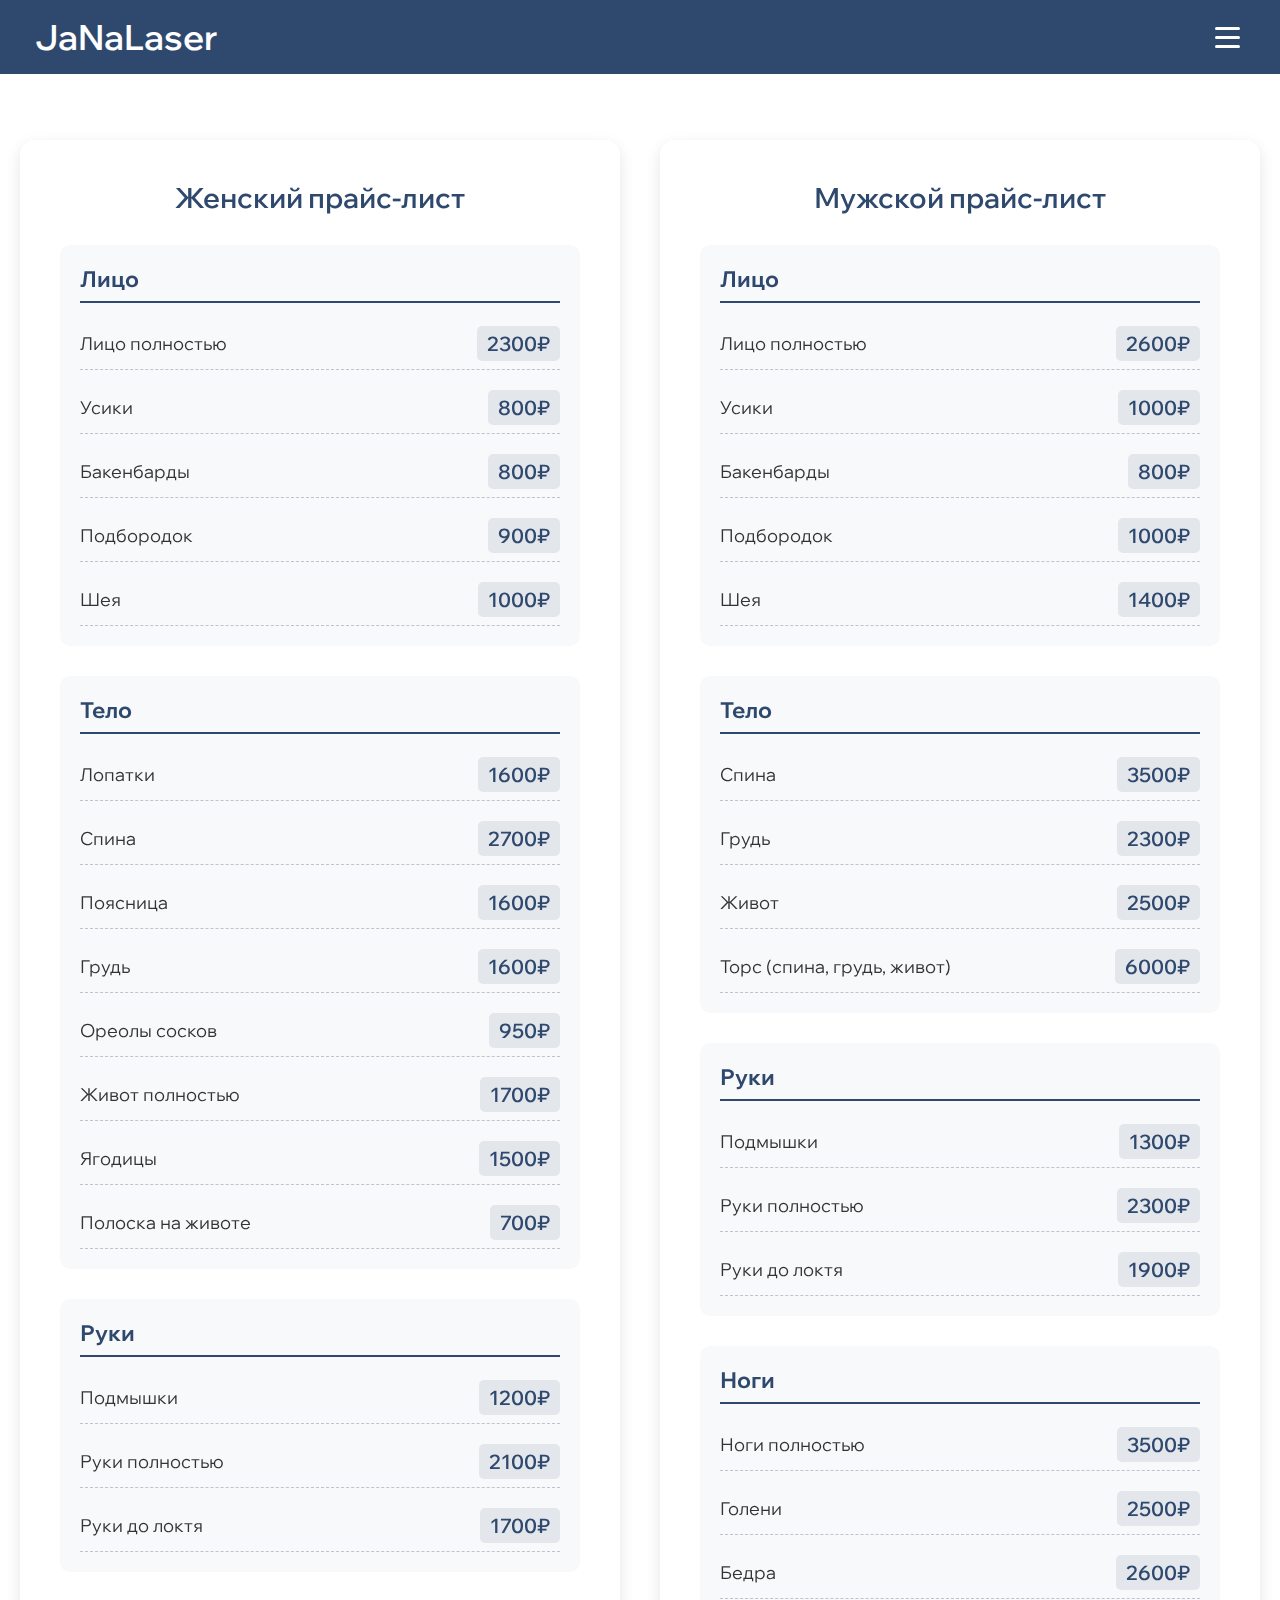
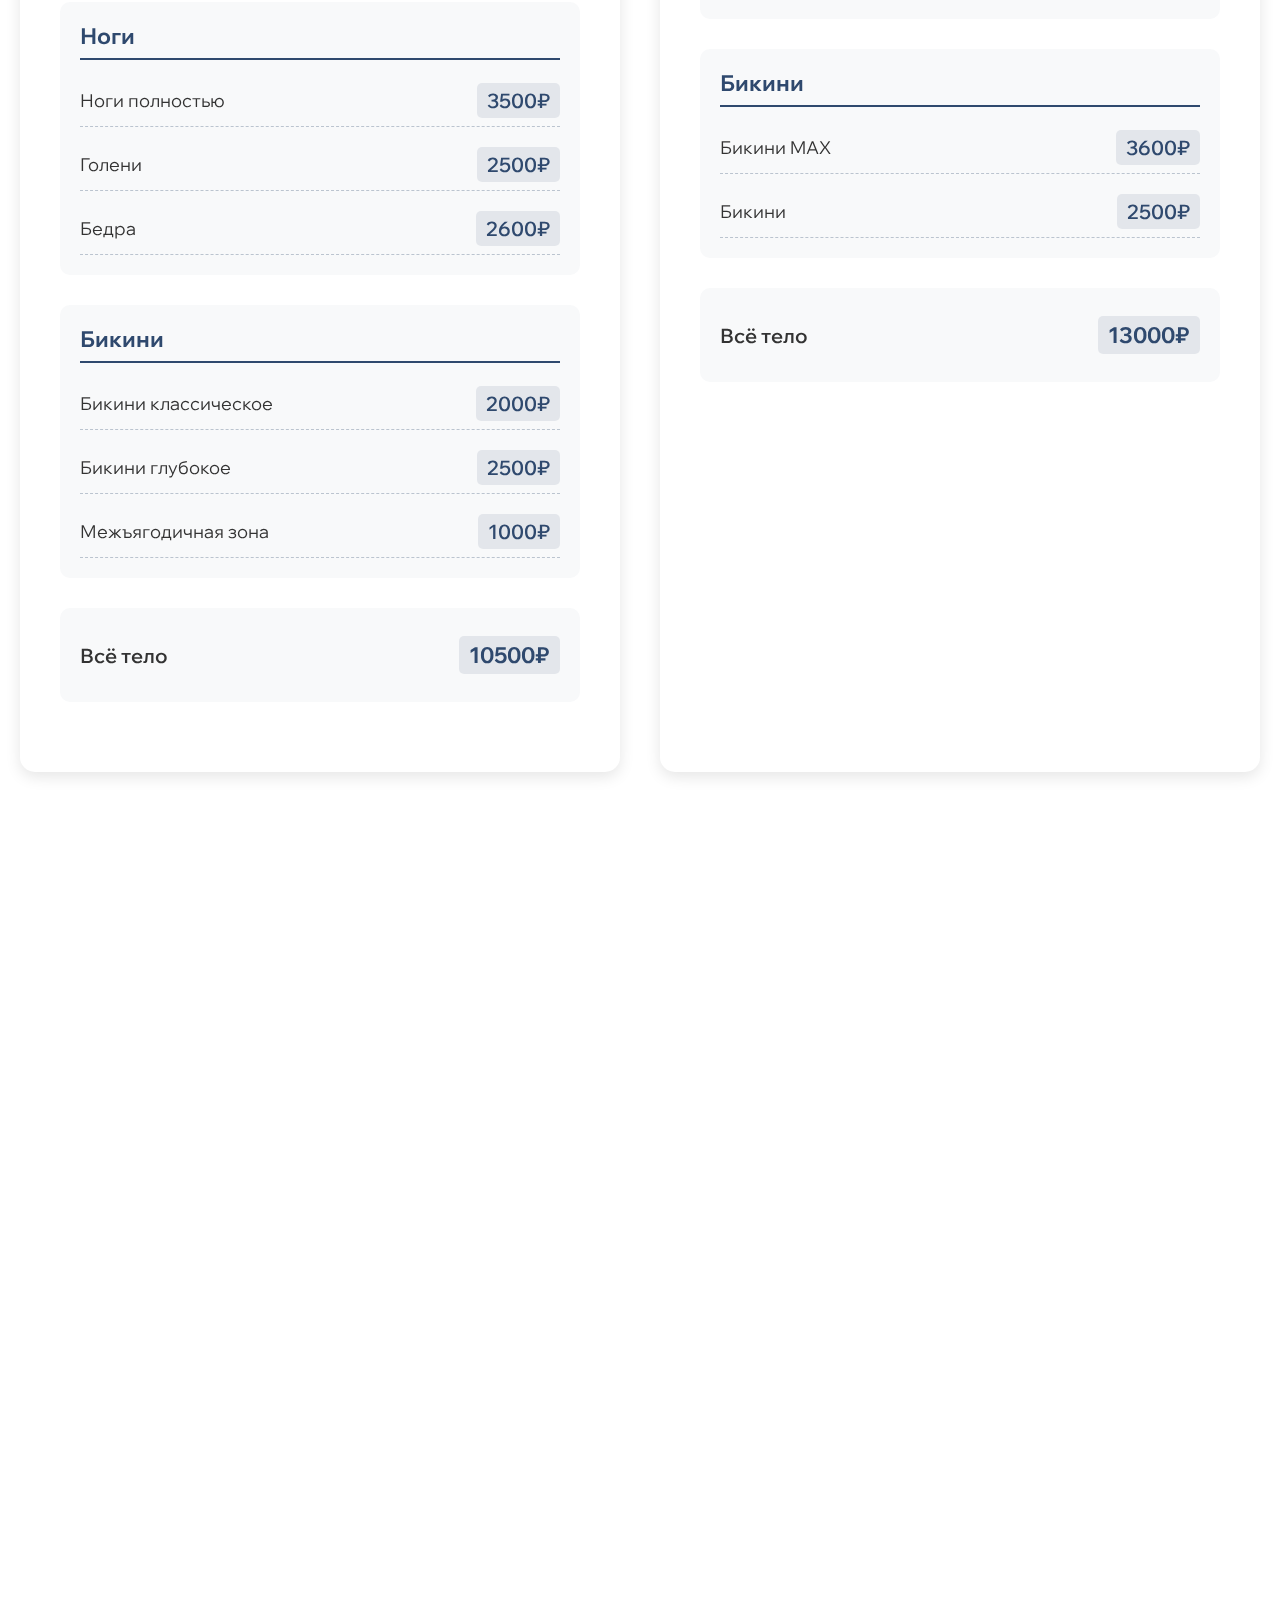
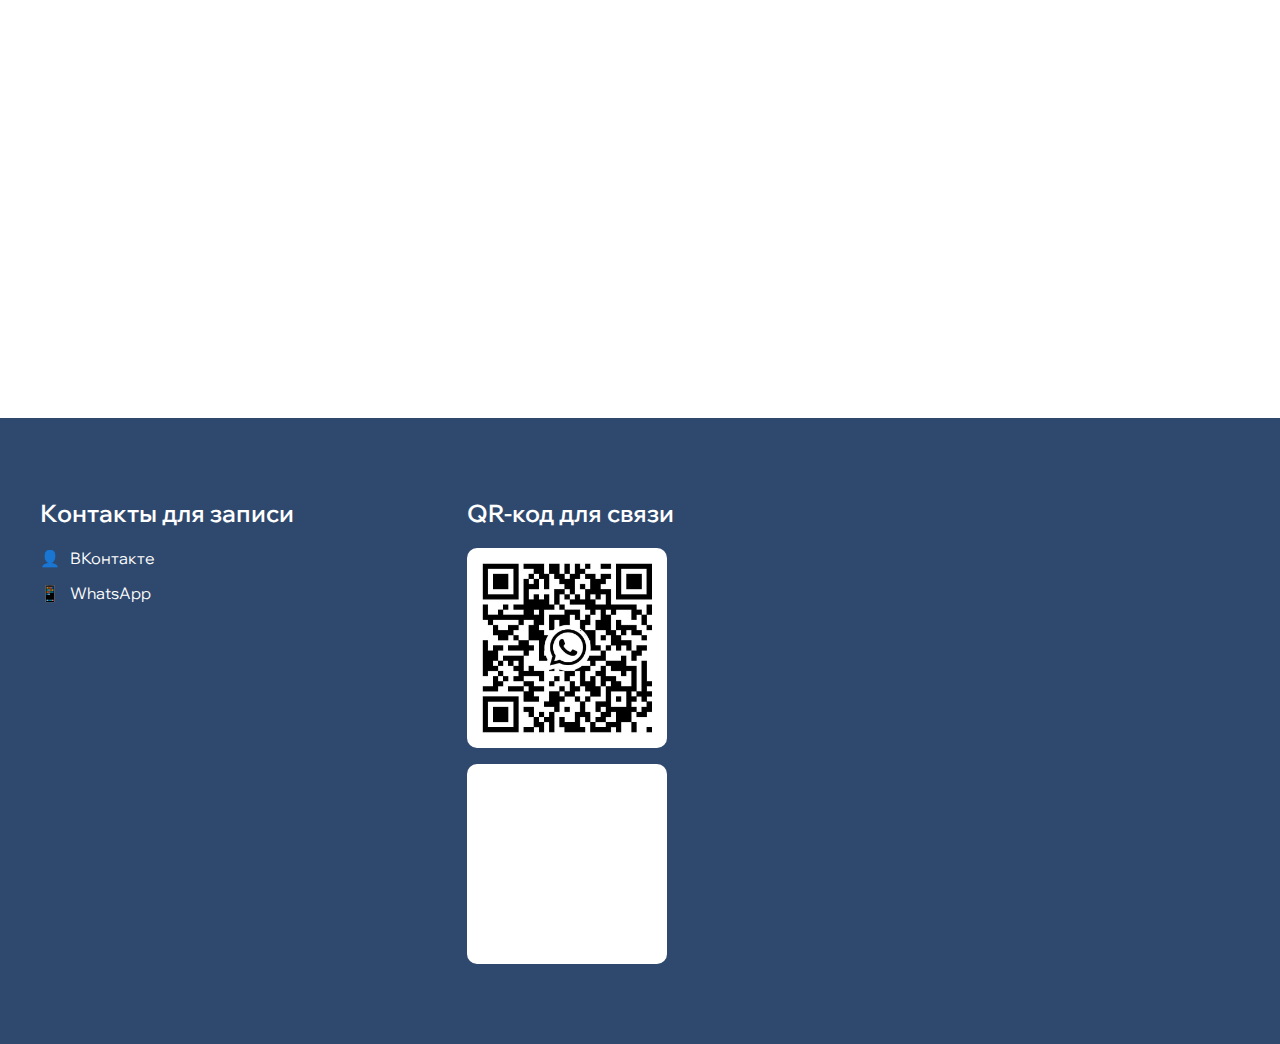
<file: price.html>
<!DOCTYPE html>
<html lang="ru" dir="ltr">
  <head>
    <meta charset="UTF-8" />
    <meta name="viewport" content="width=device-width, initial-scale=1.0">
    <meta name="color-scheme" content="only light">
    <meta name="forced-colors" content="none">
    <meta name="prefers-color-scheme" content="light">
    <title>Прайс-лист</title>
    <link rel="preconnect" href="https://fonts.googleapis.com">
    <link rel="preconnect" href="https://fonts.gstatic.com" crossorigin>
    <link rel="stylesheet" href="price.css" />
    <link rel="icon" type="image/x-icon" href="icon.ico" />
  </head>
  <body>
    <nav>
      <div class="menu">
        <div class="logo">
          <a href="index.html">JaNaLaser</a>
        </div>
        <div class="mobile-menu-toggle">
          <span></span>
          <span></span>
          <span></span>
        </div>
        <ul class="nav-menu">
          <li><a href="index.html #top">Главная</a></li>
          <li><a href="#footer">Контакты</a></li>
          <li><a href="index.html #reviews">Отзывы</a></li>
          <li><a href="price.html">Прайс</a></li>
          <li><a href="index.html #services">Рекомендации</a></li>
          <li><a href="gallery.html">Фотогалерея</a></li>
        </ul>
      </div>
    </nav>

    <div class="price-container">
      <div class="price-section women reveal">
        <h2>Женский прайс-лист</h2>
        
        <div class="zone-section">
          <h3>Лицо</h3>
          <div class="price-list">
            <div class="price-item">
              <span class="service">Лицо полностью</span>
              <span class="price">2300₽</span>
            </div>
            <div class="price-item">
              <span class="service">Усики</span>
              <span class="price">800₽</span>
            </div>
            <div class="price-item">
              <span class="service">Бакенбарды</span>
              <span class="price">800₽</span>
            </div>
            <div class="price-item">
              <span class="service">Подбородок</span>
              <span class="price">900₽</span>
            </div>
            <div class="price-item">
              <span class="service">Шея</span>
              <span class="price">1000₽</span>
            </div>
          </div>
        </div>

        <div class="zone-section">
          <h3>Тело</h3>
          <div class="price-list">
            <div class="price-item">
              <span class="service">Лопатки</span>
              <span class="price">1600₽</span>
            </div>
            <div class="price-item">
              <span class="service">Спина</span>
              <span class="price">2700₽</span>
            </div>
            <div class="price-item">
              <span class="service">Поясница</span>
              <span class="price">1600₽</span>
            </div>
            <div class="price-item">
              <span class="service">Грудь</span>
              <span class="price">1600₽</span>
            </div>
            <div class="price-item">
              <span class="service">Ореолы сосков</span>
              <span class="price">950₽</span>
            </div>
            <div class="price-item">
              <span class="service">Живот полностью</span>
              <span class="price">1700₽</span>
            </div>
            <div class="price-item">
              <span class="service">Ягодицы</span>
              <span class="price">1500₽</span>
            </div>
            <div class="price-item">
              <span class="service">Полоска на животе</span>
              <span class="price">700₽</span>
            </div>
          </div>
        </div>

        <div class="zone-section">
          <h3>Руки</h3>
          <div class="price-list">
            <div class="price-item">
              <span class="service">Подмышки</span>
              <span class="price">1200₽</span>
            </div>
            <div class="price-item">
              <span class="service">Руки полностью</span>
              <span class="price">2100₽</span>
            </div>
            <div class="price-item">
              <span class="service">Руки до локтя</span>
              <span class="price">1700₽</span>
            </div>
          </div>
        </div>

        <div class="zone-section">
          <h3>Ноги</h3>
          <div class="price-list">
            <div class="price-item">
              <span class="service">Ноги полностью</span>
              <span class="price">3500₽</span>
            </div>
            <div class="price-item">
              <span class="service">Голени</span>
              <span class="price">2500₽</span>
            </div>
            <div class="price-item">
              <span class="service">Бедра</span>
              <span class="price">2600₽</span>
            </div>
          </div>
        </div>

        <div class="zone-section">
          <h3>Бикини</h3>
          <div class="price-list">
            <div class="price-item">
              <span class="service">Бикини классическое</span>
              <span class="price">2000₽</span>
            </div>
            <div class="price-item">
              <span class="service">Бикини глубокое</span>
              <span class="price">2500₽</span>
            </div>
            <div class="price-item">
              <span class="service">Межъягодичная зона</span>
              <span class="price">1000₽</span>
            </div>
          </div>
        </div>

        <div class="zone-section full-body">
          <div class="price-list">
            <div class="price-item">
              <span class="service">Всё тело</span>
              <span class="price">10500₽</span>
            </div>
          </div>
        </div>
      </div>

      <div class="price-section men reveal">
        <h2>Мужской прайс-лист</h2>
        
        <div class="zone-section">
          <h3>Лицо</h3>
          <div class="price-list">
            <div class="price-item">
              <span class="service">Лицо полностью</span>
              <span class="price">2600₽</span>
            </div>
            <div class="price-item">
              <span class="service">Усики</span>
              <span class="price">1000₽</span>
            </div>
            <div class="price-item">
              <span class="service">Бакенбарды</span>
              <span class="price">800₽</span>
            </div>
            <div class="price-item">
              <span class="service">Подбородок</span>
              <span class="price">1000₽</span>
            </div>
            <div class="price-item">
              <span class="service">Шея</span>
              <span class="price">1400₽</span>
            </div>
          </div>
        </div>

        <div class="zone-section">
          <h3>Тело</h3>
          <div class="price-list">
            <div class="price-item">
              <span class="service">Спина</span>
              <span class="price">3500₽</span>
            </div>
            <div class="price-item">
              <span class="service">Грудь</span>
              <span class="price">2300₽</span>
            </div>
            <div class="price-item">
              <span class="service">Живот</span>
              <span class="price">2500₽</span>
            </div>
            <div class="price-item">
              <span class="service">Торс (спина, грудь, живот)</span>
              <span class="price">6000₽</span>
            </div>
          </div>
        </div>

        <div class="zone-section">
          <h3>Руки</h3>
          <div class="price-list">
            <div class="price-item">
              <span class="service">Подмышки</span>
              <span class="price">1300₽</span>
            </div>
            <div class="price-item">
              <span class="service">Руки полностью</span>
              <span class="price">2300₽</span>
            </div>
            <div class="price-item">
              <span class="service">Руки до локтя</span>
              <span class="price">1900₽</span>
            </div>
          </div>
        </div>

        <div class="zone-section">
          <h3>Ноги</h3>
          <div class="price-list">
            <div class="price-item">
              <span class="service">Ноги полностью</span>
              <span class="price">3500₽</span>
            </div>
            <div class="price-item">
              <span class="service">Голени</span>
              <span class="price">2500₽</span>
            </div>
            <div class="price-item">
              <span class="service">Бедра</span>
              <span class="price">2600₽</span>
            </div>
          </div>
        </div>

        <div class="zone-section">
          <h3>Бикини</h3>
          <div class="price-list">
            <div class="price-item">
              <span class="service">Бикини MAX</span>
              <span class="price">3600₽</span>
            </div>
            <div class="price-item">
              <span class="service">Бикини</span>
              <span class="price">2500₽</span>
            </div>
          </div>
        </div>

        <div class="zone-section full-body">
          <div class="price-list">
            <div class="price-item">
              <span class="service">Всё тело</span>
              <span class="price">13000₽</span>
            </div>
          </div>
        </div>
      </div>

      <div class="price-section complex reveal">
        <h2>Комплексы</h2>
        
        <div class="zone-section">
          <h3>LITE</h3>
          <div class="price-list">
            <div class="price-item">
              <span class="service">Подмышки + Глубокое бикини + Полоска на животе + Межъягодичная зона</span>
              <span class="price">3300₽</span>
            </div>
          </div>
        </div>
        <div class="zone-section">
          <h3>NORM</h3>
          <div class="price-list">
            <div class="price-item">
              <span class="service">Подмышки + Глубокое бикини + Голени + Полоска на животе + Межъягодичная зона</span>
              <span class="price">4400₽</span>
            </div>
          </div>
        </div>
        <div class="zone-section">
          <h3>PREMIUM</h3>
          <div class="price-list">
            <div class="price-item">
              <span class="service">Подмышки + Глубокое бикини + Ноги полностью + Полоска на животе + Межъягодичная зона</span>
              <span class="price">5300₽</span>
            </div>
          </div>
        </div>
        <div class="zone-section">
          <h3>PREMIUM+</h3>
          <div class="price-list">
            <div class="price-item">
              <span class="service">Подмышки + Глубокое бикини + Ноги полностью + Руки полностью + Полоска на животе + Межъягодичная зона</span>
              <span class="price">6500₽</span>
            </div>
          </div>
        </div>
        <h2>Лазерное омоложение</h2>
        
        <div class="zone-section">
          <div class="price-list">
            <div class="price-item">
              <span class="service">Лицо</span>
              <span class="price">2500₽</span>
            </div>
            <div class="price-item">
              <span class="service">Декольте</span>
              <span class="price">1500₽</span>
            </div>
          </div>
        </div>
      </div>
    </div>

    <!-- ===================== Подвал ===================== -->
    <footer>
      <div class="footer-container" id="footer">
        <div class="footer-section">
          <h3 class="footer-title">Контакты для записи</h3>
          <div class="footer-contact-item">
            <i>👤</i>
            <a href="https://vk.com/id16663120" style="color: #fff; text-decoration: none;">ВКонтакте</a>
          </div>
          <div class="footer-contact-item">
            <i>📱</i>
            <a href="https://wa.me/message/GJ77IHEKRI5UL1" style="color: #fff; text-decoration: none;">WhatsApp</a>
          </div>
        </div>
        <div class="footer-section">
          <h3 class="footer-title">QR-код для связи</h3>
          <div class="qr-codes">
            <div class="qr-code">
              <img src="qr1.jpg" alt="QR-код для связи" loading="lazy" decoding="async">
            </div>
            <div class="qr-code">
              <img src="qr2.jpg" alt="QR-код для связи 2" loading="lazy" decoding="async">
            </div>
          </div>
        </div>
      </div>
    </footer>

    <script>
      // Мобильное меню
      document.addEventListener('DOMContentLoaded', function() {
        const mobileToggle = document.querySelector('.mobile-menu-toggle');
        const navMenu = document.querySelector('.nav-menu');
        
        mobileToggle.addEventListener('click', function() {
          navMenu.classList.toggle('active');
          
          // Анимация бургер-меню
          const spans = mobileToggle.querySelectorAll('span');
          spans.forEach(span => span.classList.toggle('active'));
        });
        
        // Закрыть меню при клике на ссылку
        const navLinks = document.querySelectorAll('.nav-menu a');
        navLinks.forEach(link => {
          link.addEventListener('click', () => {
            navMenu.classList.remove('active');
            const spans = mobileToggle.querySelectorAll('span');
            spans.forEach(span => span.classList.remove('active'));
          });
        });
      });
      // Анимация появления элементов при прокрутке
      document.addEventListener('DOMContentLoaded', function() {
        const reveals = document.querySelectorAll('.reveal:not(footer)');
        if (!('IntersectionObserver' in window)) {
          reveals.forEach(el => el.classList.add('reveal-visible'));
          return;
        }
        const observer = new IntersectionObserver((entries) => {
          entries.forEach(entry => {
            if (entry.isIntersecting) {
              entry.target.classList.add('reveal-visible');
              observer.unobserve(entry.target);
            }
          });
        }, { threshold: 0.05, rootMargin: '0px 0px -10% 0px' });

        let delay = 0;
        reveals.forEach(el => {
          el.style.transitionDelay = (delay / 1000) + 's';
          delay += 80;
          observer.observe(el);
        });
      });
    </script>
  </body>
</html>
</file>
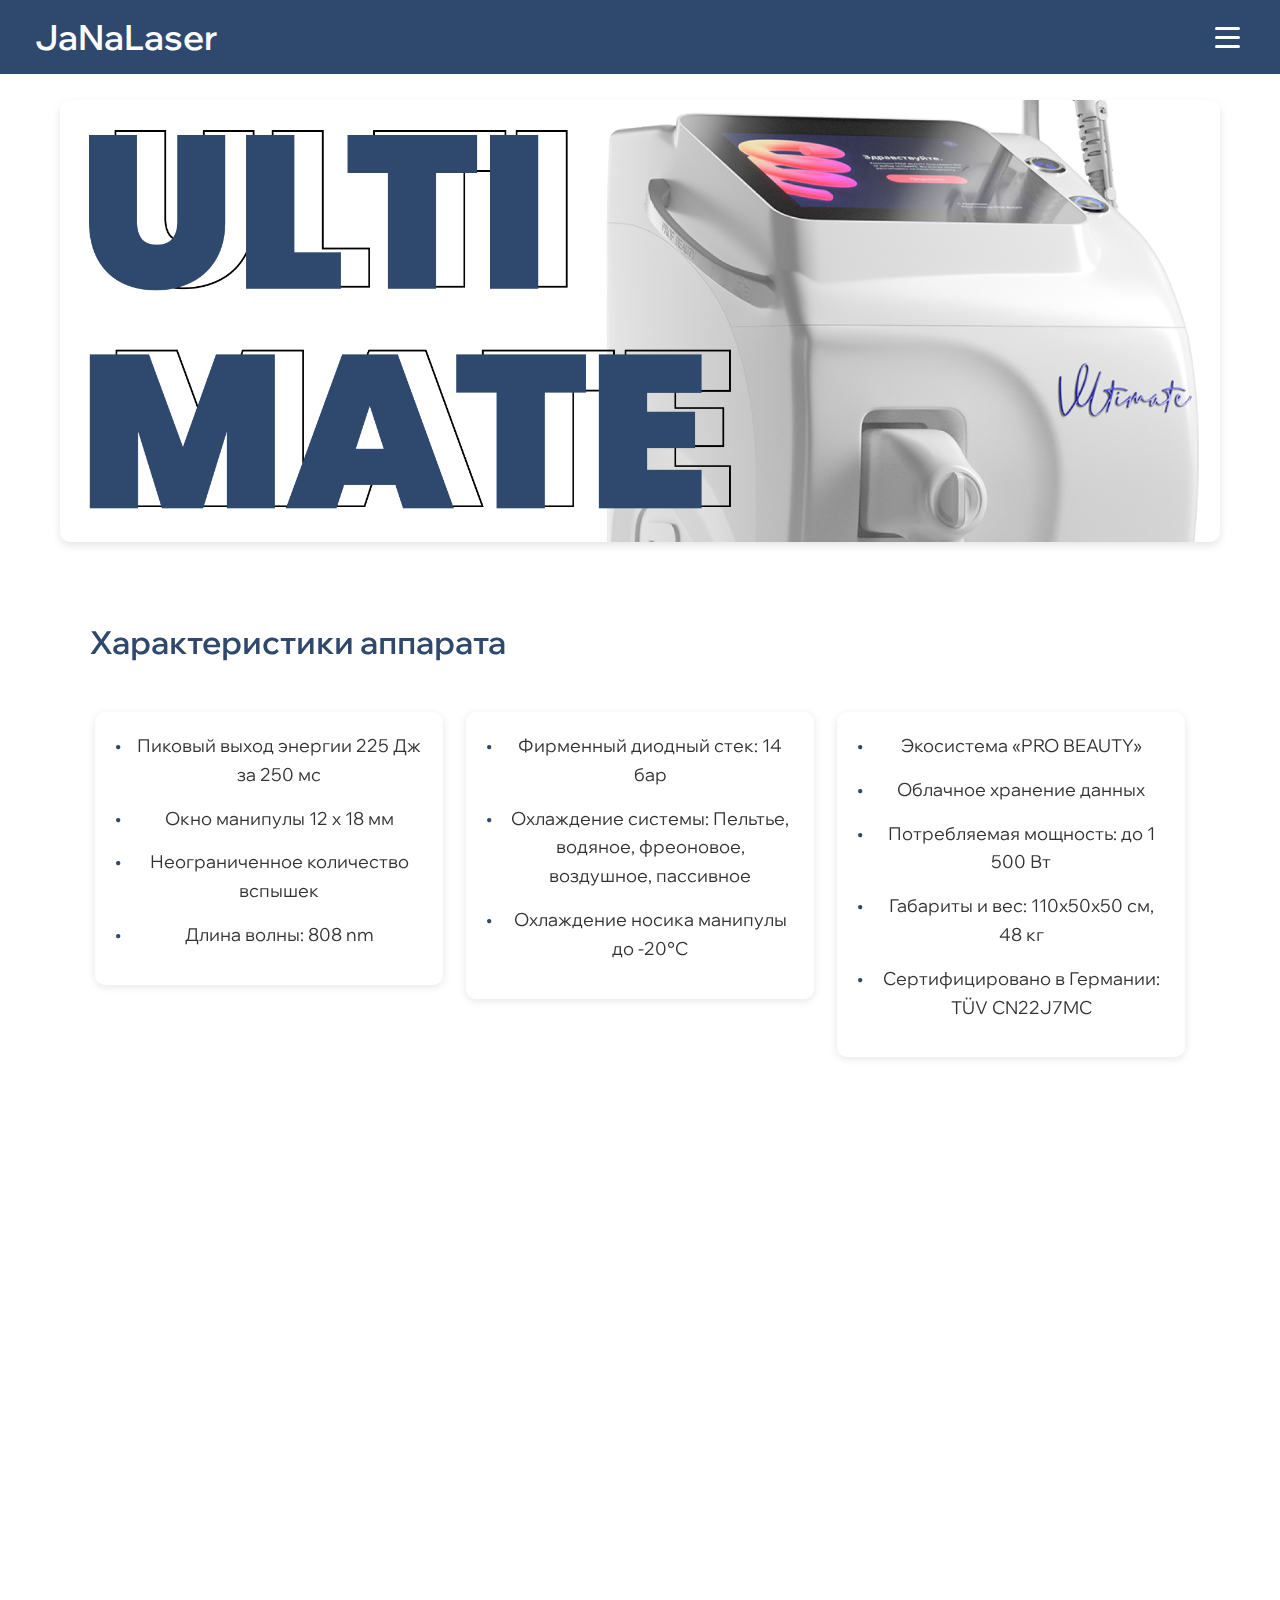
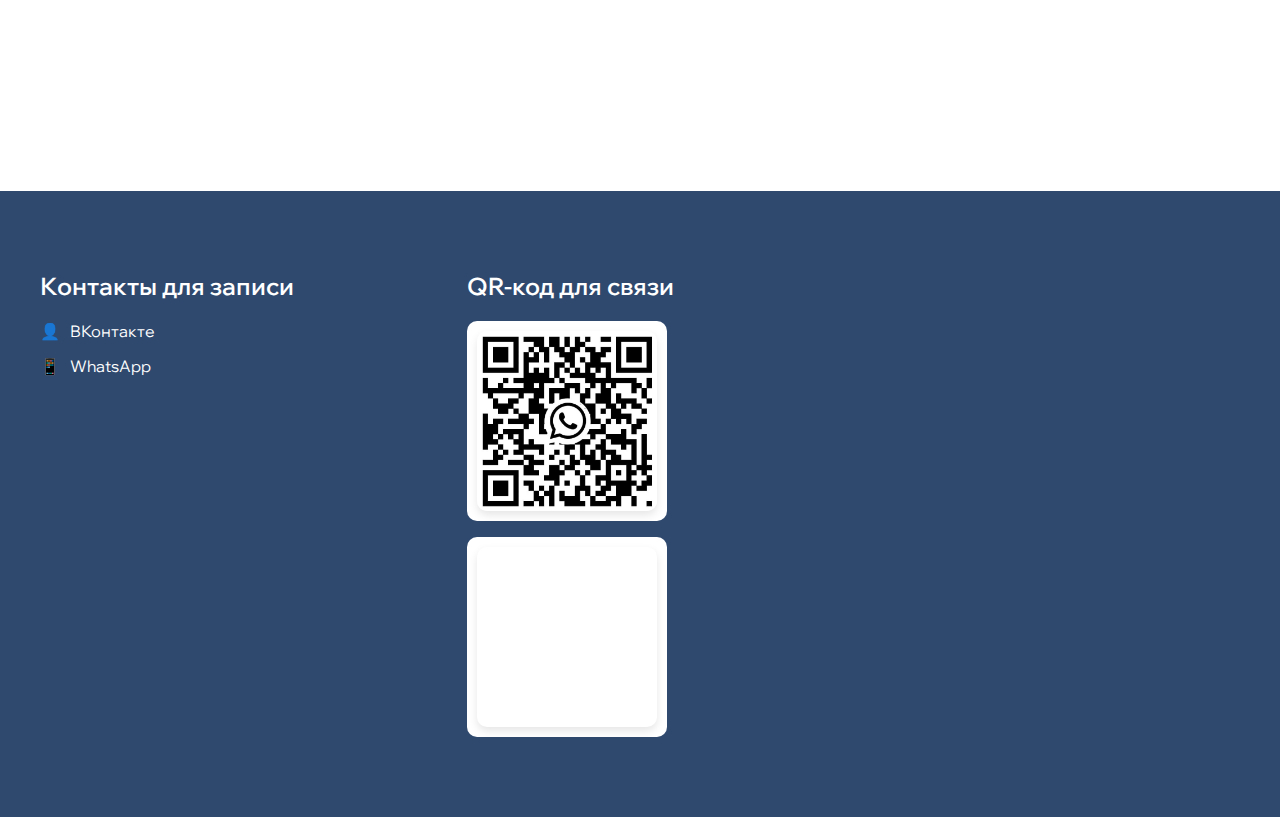
<file: technologies.html>
<!DOCTYPE html>
<html lang="ru" dir="ltr">
  <head>
    <meta charset="UTF-8" />
    <meta name="viewport" content="width=device-width, initial-scale=1.0">
    <title>Наши технологии</title>
    <link rel="preconnect" href="https://fonts.googleapis.com">
    <link rel="preconnect" href="https://fonts.gstatic.com" crossorigin>
    <link rel="stylesheet" href="style1.css" />
    <link rel="icon" type="image/x-icon" href="icon.ico" />
  </head>
  <body>
    <nav>
      <div class="menu">
        <div class="logo">
          <a href="index.html">JaNaLaser</a>
        </div>
        <div class="mobile-menu-toggle">
          <span></span>
          <span></span>
          <span></span>
        </div>
        <ul class="nav-menu">
          <li><a href="index.html #top">Главная</a></li>
          <li><a href="index.html #footer">Контакты</a></li>
          <li><a href="index.html #reviews">Отзывы</a></li>
          <li><a href="price.html">Прайс</a></li>
          <li><a href="index.html #services">Рекомендации</a></li>
          <li><a href="gallery.html">Фотогалерея</a></li>
        </ul>
      </div>
    </nav>
    <div class="image reveal">
        <img src="Frame 3.png" alt="Наш лазерный аппарат" loading="lazy" decoding="async">
    </div>
    
    <div class="TEXT reveal">
        <h1>Характеристики аппарата</h1>
    </div>
    
    <section class="tabl reveal">
        <div class="column reveal">
            <ul>
                <li>Пиковый выход энергии 225 Дж за 250 мс</li>
                <li>Окно манипулы 12 х 18 мм</li>
                <li>Неограниченное количество вспышек</li>
                <li>Длина волны: 808 nm</li>
            </ul>
        </div>
        <div class="column reveal">
            <ul>
                <li>Фирменный диодный стек: 14 бар</li>
                <li>Охлаждение системы: Пельтье, водяное, фреоновое, воздушное, пассивное</li>
                <li>Охлаждение носика манипулы до -20°С</li>
            </ul>
        </div>
        <div class="column reveal">
            <ul>
                <li>Экосистема «PRO BEAUTY»</li>
                <li>Облачное хранение данных</li>
                <li>Потребляемая мощность: до 1 500 Вт</li>
                <li>Габариты и вес: 110х50х50 см, 48 кг</li>
                <li>Сертифицировано в Германии: TÜV CN22J7MC</li>
            </ul>
        </div>
    </section>
    <div class="video reveal">
      <iframe src="https://kinescope.io/embed/uHg45C37ZyTcDKtW8P8aW8" allow="autoplay; fullscreen; picture-in-picture; encrypted-media; gyroscope; accelerometer; clipboard-write;" frameborder="0" allowfullscreen="" width="100%" height="500"></iframe>
    </div>
    <footer>
      <div class="footer-container" id="footer">
        <div class="footer-section">
          <h3 class="footer-title">Контакты для записи</h3>
          <div class="footer-contact-item">
            <i>👤</i>
            <a href="https://vk.com/id16663120" style="color: #fff; text-decoration: none;">ВКонтакте</a>
          </div>
          <div class="footer-contact-item">
            <i>📱</i>
            <a href="https://wa.me/message/GJ77IHEKRI5UL1" style="color: #fff; text-decoration: none;">WhatsApp</a>
          </div>
        </div>
        <div class="footer-section">
          <h3 class="footer-title">QR-код для связи</h3>
          <div class="qr-codes">
            <div class="qr-code">
              <img src="qr1.jpg" alt="QR-код для связи" class="qr-img" loading="lazy" decoding="async">
            </div>
            <div class="qr-code">
              <img src="qr2.jpg" alt="QR-код для связи 2" class="qr-img" loading="lazy" decoding="async">
            </div>
          </div>
        </div>
      </div>
    </footer>

    <script>
      // Мобильное меню
      document.addEventListener('DOMContentLoaded', function() {
        const mobileToggle = document.querySelector('.mobile-menu-toggle');
        const navMenu = document.querySelector('.nav-menu');
        
        mobileToggle.addEventListener('click', function() {
          navMenu.classList.toggle('active');
          
          // Анимация бургер-меню
          const spans = mobileToggle.querySelectorAll('span');
          spans.forEach(span => span.classList.toggle('active'));
        });
        
        // Закрыть меню при клике на ссылку
        const navLinks = document.querySelectorAll('.nav-menu a');
        navLinks.forEach(link => {
          link.addEventListener('click', () => {
            navMenu.classList.remove('active');
            const spans = mobileToggle.querySelectorAll('span');
            spans.forEach(span => span.classList.remove('active'));
          });
        });
      });
      // Анимация появления элементов при прокрутке
      document.addEventListener('DOMContentLoaded', function() {
        const reveals = document.querySelectorAll('.reveal:not(footer)');
        if (!('IntersectionObserver' in window)) {
          reveals.forEach(el => el.classList.add('reveal-visible'));
          return;
        }
        const observer = new IntersectionObserver((entries) => {
          entries.forEach(entry => {
            if (entry.isIntersecting) {
              entry.target.classList.add('reveal-visible');
              observer.unobserve(entry.target);
            }
          });
        }, { threshold: 0.05, rootMargin: '0px 0px -10% 0px' });

        let delay = 0;
        reveals.forEach(el => {
          el.style.transitionDelay = (delay / 1000) + 's';
          delay += 80;
          observer.observe(el);
        });
      });
    </script>
  </body>
</html>
</file>
<file: style.css>
/* ===================== Импорт шрифтов и сброс ===================== */
@import url('https://fonts.googleapis.com/css2?family=Wix+Madefor+Display:wght@400..800&display=swap');

/* ===================== Предотвращение изменения цветов ===================== */
/* Отключаем все возможные цветовые фильтры и инверсии */
html {
  filter: none !important;
  -webkit-filter: none !important;
  -moz-filter: none !important;
  -ms-filter: none !important;
  -o-filter: none !important;
}

body {
  filter: none !important;
  -webkit-filter: none !important;
  -moz-filter: none !important;
  -ms-filter: none !important;
  -o-filter: none !important;
}

/* Принудительно устанавливаем цветовую схему */
:root {
  color-scheme: only light !important;
  forced-color-adjust: none !important;
}

/* Отключаем системные настройки цвета */
@media (prefers-color-scheme: dark) {
  :root {
    color-scheme: only light !important;
  }
}

@media (prefers-contrast: high) {
  * {
    filter: none !important;
  }
}

@media (prefers-reduced-motion: reduce) {
  * {
    filter: none !important;
  }
}

/* Дополнительная защита для изображений */
img, picture, svg {
  filter: none !important;
  -webkit-filter: none !important;
  -moz-filter: none !important;
  -ms-filter: none !important;
  -o-filter: none !important;
  forced-color-adjust: none !important;
  color-scheme: only light !important;
}

/* Основные стили для всех элементов */
* {
  margin: 0;
  padding: 0;
  box-sizing: border-box;
  font-family: "Wix Madefor Display", sans-serif;
  filter: none !important;
  -webkit-filter: none !important;
  -moz-filter: none !important;
  -ms-filter: none !important;
  -o-filter: none !important;
  -webkit-print-color-adjust: exact !important;
  print-color-adjust: exact !important;
}

::selection {
  color: #000;
  background: #fff;
}

html {
  font-size: 100%; 
  scroll-behavior: smooth;
}

body{
  font-size: 16px;
  overflow-x: hidden;
}

/* ===================== Навигация ===================== */
nav {
  position: fixed;
  background: #2F496E;
  width: 100%;
  padding: 15px 0;
  z-index: 100;
}
nav .menu {
  max-width: 1250px;
  margin: auto;
  display: flex;
  align-items: center;
  justify-content: space-between;
  padding: 0 20px;
}
.menu .logo a {
  text-decoration: none;
  color: #fff;
  font-size: 35px;
  font-weight: 600;
}
/* Базовые стили: desktop по умолчанию */
.menu .nav-menu {
  display: inline-flex;
  flex-direction: row;
  position: static;
  background: none;
  width: auto;
  opacity: 1;
  visibility: visible;
  box-shadow: none;
  transform: none;
}
.mobile-menu-toggle {
  display: none;
}
.menu .nav-menu li {
  list-style: none;
  margin-left: 7px;
  width: auto;
  border-bottom: none;
}
.menu .nav-menu li:first-child {
  margin-left: 0px;
}
.menu .nav-menu li a {
  text-decoration: none;
  color: #fff;
  font-size: 22px;
  font-weight: 600;
  padding: 8px 15px;
  border-radius: 5px;
  display: inline-block;
  width: auto;
  text-align: center;
  line-height: normal;
  background: none;
  transition: all 0.3s ease;
}
.menu .nav-menu li a:hover {
  background: #fff;
  color: #000;
}

/* ===================== Мобильное меню ===================== */
.mobile-menu-toggle {
  display: none;
  flex-direction: column;
  cursor: pointer;
  padding: 5px;
}

.mobile-menu-toggle span {
  width: 25px;
  height: 3px;
  background: #fff;
  margin: 3px 0;
  transition: 0.3s;
  border-radius: 2px;
}

.mobile-menu-toggle span.active:nth-child(1) {
  transform: rotate(-45deg) translate(-5px, 6px);
}

.mobile-menu-toggle span.active:nth-child(2) {
  opacity: 0;
}

.mobile-menu-toggle span.active:nth-child(3) {
  transform: rotate(45deg) translate(-5px, -6px);
}

/* ===================== Главный экран ===================== */
.img {
  background: url("img.jpg") no-repeat;
  width: 100%;
  height: 100vh;
  background-size: cover;
  background-position: center;
  position: relative;
}
.img::before {
  content: "";
  position: absolute;
  height: 100%;
  width: 100%;
  background: rgba(0, 0, 0, 0.4);
}
.center {
  position: absolute;
  top: 52%;
  left: 50%;
  transform: translate(-50%, -50%);
  width: 100%;
  padding: 0 20px;
  text-align: center;
}
.center .title {
  color: #fff;
  font-size: 65px;
  font-weight: 600;
}
.center .sub_title {
  color: #fff;
  font-size: 65px;
  font-weight: 600;
}
.center .btns {
  margin-top: 20px;
}
.center .btns button {
  height: 55px;
  width: 170px;
  border-radius: 5px;
  border: none;
  border: 2px solid white;
  font-size: 25px;
  font-weight: 500;
  padding: 0 10px;
  cursor: pointer;
  outline: none;
  transition: all 0.3s ease;
}
.center .btns button:first-child {
  color: #fff;
  background: none;
}
.btns button:first-child:hover {
  background: white;
  color: black;
}

/* ===================== Сетка и карточки услуг ===================== */
.grid-container {
  display: grid;
  grid-template-columns: repeat(2, 1fr);
  grid-template-rows: repeat(2, 1fr);
  gap: 30px;
  padding: 60px;
  max-width: 1500px;
  margin: 0 auto;
}
.grid-item {
  background: #2F496E;
  border-radius: 10px;
  padding: 40px;
  display: flex;
  align-items: center;
  justify-content: center;
  transition: transform 0.3s ease, background-color 0.3s ease;
  min-height: 300px;
}
.grid-item:hover {
  transform: translateY(-5px);
  background: #1a2d4a;
}
.grid-link {
  color: #fff;
  text-decoration: none;
  font-size: 32px;
  font-weight: 600;
  text-align: center;
  width: 100%;
  height: 100%;
  display: flex;
  align-items: center;
  justify-content: center;
}

/* ===================== Технологии (фото) ===================== */
.photo-container {
  padding: 40px;
  max-width: 1450px;
  margin: 0 auto;
}
.section-title {
  text-align: center;
  font-size: 36px;
  color: #2F496E;
  margin-bottom: 30px;
}
.photo-wrapper {
  position: relative;
  width: 100%;
  height: 500px;
  overflow: hidden;
  border-radius: 10px;
}
.service-photo {
  width: 100%;
  height: 100%;
  object-fit: cover;
}
.photo-overlay {
  position: absolute;
  top: 0;
  left: 0;
  width: 100%;
  height: 100%;
  display: flex;
  align-items: flex-end;
  justify-content: flex-start;
  padding: 20px;
}
.photo-wrapper:hover .service-photo {
  transform: none;
}
.photo-btn {
  padding: 15px 30px;
  font-size: 20px;
  background: #fff;
  color: #2F496E;
  border: none;
  border-radius: 5px;
  cursor: pointer;
  transition: all 0.3s ease;
  margin-left: 20px;
  margin-bottom: 20px;
}
.photo-btn:hover {
  background: #2F496E;
  color: #fff;
  transform: translateY(-3px);
}

/* ===================== Отзывы ===================== */
.reviews-section {
  padding: 60px 20px;
  background: #f5f5f5;
  overflow: visible;
}
.reviews-title {
  text-align: center;
  font-size: 36px;
  color: #2F496E;
  margin-bottom: 40px;
}
.reviews-container {
  max-width: 1450px;
  margin: 0 auto;
  overflow: visible;
}

/* ===================== Два ряда отзывов ===================== */
.reviews-row {
  margin-bottom: 30px;
}

.reviews-row:last-child {
  margin-bottom: 0;
}

.top-row {
  margin-bottom: 20px;
}

.bottom-row {
  margin-top: 20px;
}
.reviews-scroll {
  display: flex;
  gap: 30px;
  padding: 20px 0;
  scroll-behavior: smooth;
  -webkit-overflow-scrolling: touch;
  scroll-snap-type: x mandatory;
  scrollbar-width: thin;
  scrollbar-color: #2F496E #f1f1f1;
}

/* Скрываем скроллбары для автоматической прокрутки */
.left-scroll,
.right-scroll {
  scrollbar-width: none;
  -ms-overflow-style: none;
}

.left-scroll::-webkit-scrollbar,
.right-scroll::-webkit-scrollbar {
  display: none;
}

/* Анимация для верхнего ряда (влево) */
.left-scroll {
  animation: scroll-left 60s linear infinite;
  white-space: nowrap;
}

/* Анимация для нижнего ряда (вправо) */
.right-scroll {
  animation: scroll-right 60s linear infinite;
  white-space: nowrap;
}

/* Ключевые кадры для прокрутки влево */
@keyframes scroll-left {
  0% {
    transform: translateX(0);
  }
  100% {
    transform: translateX(-100%);
  }
}

/* Ключевые кадры для прокрутки вправо */
@keyframes scroll-right {
  0% {
    transform: translateX(-100%);
  }
  100% {
    transform: translateX(0);
  }
}
.reviews-scroll::-webkit-scrollbar {
  height: 10px;
}
.reviews-scroll::-webkit-scrollbar-track {
  background: #f1f1f1;
  border-radius: 5px;
}
.reviews-scroll::-webkit-scrollbar-thumb {
  background: #2F496E;
  border-radius: 5px;
  transition: background 0.3s ease;
}
.reviews-scroll::-webkit-scrollbar-thumb:hover {
  background: #1a365d;
}
.review-card {
  width: 280px;
  min-width: 280px;
  background: white;
  border-radius: 10px;
  padding: 20px;
  box-shadow: 0 4px 6px rgba(0, 0, 0, 0.1);
  transition: transform 0.3s ease;
  scroll-snap-align: start;
  overflow: visible;
  cursor: pointer;
}
.review-card:hover {
  transform: translateY(-5px);
  box-shadow: 0 8px 15px rgba(0, 0, 0, 0.2);
}
.review-content {
  text-align: center;
}
.review-name {
  color: #2F496E;
  font-size: 18px;
  margin-bottom: 10px;
  font-weight: 600;
}
.review-text {
  color: #333;
  font-size: 14px;
  line-height: 1.4;
  margin: 0;
  display: -webkit-box;
  -webkit-line-clamp: 4;
  line-clamp: 4;
  -webkit-box-orient: vertical;
  overflow: hidden;
  text-overflow: ellipsis;
}

/* ===================== Модальное окно для отзывов ===================== */
.modal {
  display: none;
  position: fixed;
  z-index: 1000;
  left: 0;
  top: 0;
  width: 100%;
  height: 100%;
  background-color: rgba(0, 0, 0, 0.5);
  backdrop-filter: blur(5px);
  animation: fadeIn 0.3s ease;
}

.modal-content {
  background-color: #fff;
  margin: 5% auto;
  padding: 30px;
  border-radius: 15px;
  width: 90%;
  max-width: 600px;
  position: relative;
  box-shadow: 0 20px 40px rgba(0, 0, 0, 0.3);
  animation: slideIn 0.3s ease;
}

.close {
  color: #aaa;
  float: right;
  font-size: 28px;
  font-weight: bold;
  position: absolute;
  right: 20px;
  top: 15px;
  cursor: pointer;
  transition: color 0.3s ease;
}

.close:hover,
.close:focus {
  color: #2F496E;
}

#modalReviewName {
  color: #2F496E;
  font-size: 24px;
  margin-bottom: 20px;
  text-align: center;
  font-weight: 600;
}

#modalReviewText {
  color: #333;
  font-size: 16px;
  line-height: 1.6;
  text-align: left;
  margin: 0;
}

@keyframes fadeIn {
  from {
    opacity: 0;
  }
  to {
    opacity: 1;
  }
}

@keyframes slideIn {
  from {
    transform: translateY(-50px);
    opacity: 0;
  }
  to {
    transform: translateY(0);
    opacity: 1;
  }
}


.review-photo {
  width: 100%;
  height: 200px;
  object-fit: cover;
  border-radius: 8px;
  margin-bottom: 15px;
}


/* ===================== Специалисты ===================== */
.staff-section {
  padding: 60px 20px;
}
.staff-title {
  text-align: center;
  font-size: 36px;
  color: #2F496E;
  margin-bottom: 40px;
}
.staff-container {
  max-width: 1450px;
  margin: 0 auto;
}
.staff-card {
  display: flex;
  background: white;
  border-radius: 15px;
  overflow: hidden;
  box-shadow: 0 4px 6px rgba(0, 0, 0, 0.1);
  max-width: 1200px;
  margin: 0 auto;
}
.staff-photo {
  flex: 0 0 400px;
  overflow: hidden;
}
.staff-image {
  width: 100%;
  height: 100%;
  object-fit: cover;
}
.staff-info {
  flex: 1;
  padding: 30px;
}
.staff-name {
  font-size: 28px;
  color: #2F496E;
  margin-bottom: 10px;
}
.staff-position {
  font-size: 20px;
  color: #666;
  margin-bottom: 20px;
}
.staff-description {
  font-size: 16px;
  line-height: 1.6;
  color: #333;
  margin-bottom: 20px;
}
.staff-contacts {
  margin-top: 20px;
}
.contact-link {
  text-decoration: none;
  display: inline-block;
  margin-right: 20px;
  transition: transform 0.3s ease;
}
.contact-link:hover {
  transform: translateY(-3px);
}
.staff-contacts p {
  font-size: 16px;
  color: #2F496E;
  margin: 5px 0;
}

/* ===================== Подвал ===================== */
footer {
  background: #2F496E;
  color: #fff;
  padding: 60px 20px;
  margin-top: 60px;
}
.footer-container {
  max-width: 1450px;
  margin: 0 auto;
  display: grid;
  grid-template-columns: repeat(3, 1fr);
  gap: 40px;
}
.footer-section {
  padding: 20px;
}
.footer-title {
  font-size: 24px;
  margin-bottom: 20px;
  font-weight: 600;
}
.footer-contact-item {
  margin-bottom: 15px;
  display: flex;
  align-items: center;
  gap: 10px;
}
.footer-contact-item i {
  font-style: normal;
  display: inline-block;
  transform: none;
}
.footer-address {
  line-height: 1.6;
}
.qr-code {
  width: 200px;
  height: 200px;
  background: #fff;
  padding: 10px;
  border-radius: 10px;
}
.qr-code img {
  width: 100%;
  height: 100%;
  object-fit: contain;
}

/* Два QR рядом */
.qr-codes {
  display: flex;
  gap: 16px;
  align-items: center;
  justify-content: flex-start;
  flex-wrap: wrap;
}

/* ===================== Рекомендации и советы ===================== */
.services-container {
  display: flex;
  flex-direction: column;
  gap: 20px;
  padding: 60px;
  max-width: 1500px;
  margin: 0 auto;
}
.service-item {
  width: 100%;
  position: relative;
}
.service-checkbox {
  display: none;
}
.service-label {
  display: block;
  width: 100%;
  padding: 20px;
  background: #2F496E;
  color: #fff;
  border-radius: 10px;
  font-size: 24px;
  font-weight: 600;
  cursor: pointer;
  transition: background-color 0.3s ease;
}
.service-label:hover {
  background: #1a2d4a;
}
.service-content {
  display: none;
  background: #fff;
  padding: 30px;
  margin-top: 10px;
  border-radius: 10px;
  box-shadow: 0 4px 6px rgba(0, 0, 0, 0.1);
}
.service-checkbox:checked + .service-label {
  background: #1a2d4a;
}
.service-checkbox:checked ~ .service-content {
  display: block;
}
.service-content h2 {
  color: #2F496E;
  margin-bottom: 20px;
  font-size: 28px;
}
.service-content p {
  color: #333;
  margin: 10px 0;
  font-size: 18px;
  line-height: 1.6;
}

/* ===================== Медиа-запросы ===================== */
@media (max-width: 1200px) {
  .gallery-grid {
    grid-template-columns: repeat(2, 1fr);
  }
}
@media (max-width: 768px) {
  html, body {
    overflow-x: hidden;
    width: 100%;
  }
  nav {
    padding: 10px 0;
    position: fixed;
  }
  nav .menu {
    flex-direction: row;
    align-items: center;
    padding: 0 15px;
    position: relative;
  }
  .menu .logo a {
    font-size: 24px;
  }
  .mobile-menu-toggle {
    display: flex;
  }
  .menu .nav-menu {
    position: absolute;
    top: 100%;
    left: 0;
    right: 0;
    background: #2F496E;
    flex-direction: column;
    width: 100%;
    padding: 0;
    margin: 0;
    transform: translateY(-100%);
    opacity: 0;
    visibility: hidden;
    transition: all 0.3s ease;
    box-shadow: 0 4px 6px rgba(0,0,0,0.1);
  }
  .menu .nav-menu.active {
    transform: translateY(0);
    opacity: 1;
    visibility: visible;
  }
  .menu .nav-menu li {
    margin: 0;
    width: 100%;
    border-bottom: 1px solid rgba(255,255,255,0.1);
  }
  .menu .nav-menu li:last-child {
    border-bottom: none;
  }
  .menu .nav-menu li a {
    font-size: 16px;
    padding: 15px 20px;
    display: block;
    width: 100%;
    text-align: left;
    line-height: 1.2;
    transition: all 0.3s ease;
  }
  .menu .nav-menu li a:hover {
    background: rgba(255,255,255,0.1);
    color: #fff;
  }
  .img {
    height: calc(100vh - 120px);
    min-height: 200px;
    margin-top: 0;
  }
  .center .title, .center .sub_title {
    font-size: 32px;
  }
  .center .btns button {
    width: 100%;
    font-size: 18px;
    height: 45px;
  }
  .photo-container {
    padding: 10px;
  }
  .section-title {
    font-size: 24px;
  }
  .photo-wrapper {
    height: 200px;
  }
  .photo-btn {
    font-size: 16px;
    padding: 10px 18px;
    margin-left: 0;
    margin-bottom: 10px;
  }
  .reviews-section {
    padding: 30px 5px;
    overflow: visible;
  }
  
  .reviews-row {
    margin-bottom: 20px;
  }
  
  .top-row {
    margin-bottom: 15px;
  }
  
  .bottom-row {
    margin-top: 15px;
  }
  .reviews-title {
    font-size: 22px;
  }
  .reviews-scroll {
    gap: 15px;
    padding: 10px 0;
    scroll-snap-type: x mandatory;
    overflow: visible;
  }
  .review-card {
    width: 200px;
    min-width: 200px;
    padding: 10px;
    scroll-snap-align: start;
  }
  .review-name {
    font-size: 15px;
  }
  .review-text {
    font-size: 13px;
  }

  /* Адаптивные стили для модального окна */
  .modal-content {
    margin: 10% auto;
    padding: 20px;
    width: 95%;
    max-width: none;
  }

  #modalReviewName {
    font-size: 20px;
    margin-bottom: 15px;
  }

  #modalReviewText {
    font-size: 14px;
    line-height: 1.5;
  }

  .close {
    font-size: 24px;
    right: 15px;
    top: 10px;
  }

  .staff-section {
    padding: 30px 5px;
  }
  .staff-title {
    font-size: 22px;
  }
  .staff-card {
    flex-direction: column;
    max-width: 100vw;
  }
  .staff-photo {
    width: 100%;
    height: 250px;
    flex: none;
    max-height: none;
    display: flex;
    align-items: center;
    justify-content: center;
    overflow: hidden;
  }
  .staff-image {
    width: 100%;
    height: 100%;
    object-fit: cover;
    object-position: top center;
    border-radius: 0;
  }
  .staff-info {
    padding: 15px;
  }
  .staff-name {
    font-size: 18px;
  }
  .staff-position {
    font-size: 15px;
  }
  .staff-description {
    font-size: 13px;
  }
  .footer-container {
    grid-template-columns: 1fr;
    text-align: left;
    gap: 10px;
  }
  .footer-section {
    padding: 10px;
  }
  .footer-title {
    font-size: 18px;
  }
  .footer-contact-item {
    font-size: 15px;
  }
  .footer-address {
    font-size: 15px;
  }
  .qr-code {
    width: 110px;
    height: 110px;
    margin: 0;
  }
  .services-container {
    padding: 10px;
    gap: 10px;
  }
  .service-label {
    font-size: 16px;
    padding: 10px;
  }
  .service-content {
    padding: 10px;
  }
  .service-content h2 {
    font-size: 18px;
  }
  .service-content p {
    font-size: 13px;
  }
  .service-photo {
    object-position: left center;
  }
}

/* ===================== Дополнительные стили для очень маленьких экранов ===================== */
@media (max-width: 480px) {
  nav {
    padding: 8px 0;
  }
  .menu .logo a {
    font-size: 20px;
  }
  .menu .nav-menu li a {
    font-size: 14px;
    padding: 12px 15px;
  }
  .img {
    height: calc(100vh - 100px);
    min-height: 180px;
  }
  .center .title, .center .sub_title {
    font-size: 24px;
  }
  .center .btns button {
    font-size: 16px;
    height: 40px;
  }
  .review-card {
    width: 70vw;
    min-width: 160px;
    padding: 6px;
    overflow: visible;
  }
  .review-name {
    font-size: 14px;
  }
  .review-text {
    font-size: 11px;
  }
  .staff-name {
    font-size: 16px;
  }
  .staff-position {
    font-size: 13px;
  }
  .staff-description {
    font-size: 12px;
  }
  .footer-title {
    font-size: 16px;
  }
  .footer-contact-item {
    font-size: 13px;
  }
  .footer-address {
    font-size: 13px;
  }
  .qr-code {
    width: 110px;
    height: 110px;
  }
  .service-label {
    font-size: 14px;
    padding: 8px;
  }
  .service-content h2 {
    font-size: 16px;
  }
  .service-content p {
    font-size: 12px;
  }
}

@media (min-width: 1920px) {
  .mobile-menu-toggle {
    display: none !important;
  }
  .menu .nav-menu {
    display: inline-flex !important;
    position: static !important;
    flex-direction: row !important;
    background: none !important;
    width: auto !important;
    opacity: 1 !important;
    visibility: visible !important;
    box-shadow: none !important;
    transform: none !important;
  }
  .menu .nav-menu li {
    list-style: none;
    margin-left: 7px;
    width: auto;
    border-bottom: none;
  }
  .menu .nav-menu li:first-child {
    margin-left: 0px;
  }
  .menu .nav-menu li a {
    text-decoration: none;
    color: #fff;
    font-size: 22px;
    font-weight: 600;
    padding: 8px 15px;
    border-radius: 5px;
    display: inline-block;
    width: auto;
    text-align: center;
    line-height: normal;
    background: none;
    transition: all 0.3s ease;
  }
  .menu .nav-menu li a:hover {
    background: #fff;
    color: #000;
  }
}

@media (max-width: 1919px) {
  .mobile-menu-toggle {
    display: flex;
  }
  .menu .nav-menu {
    display: flex;
    position: absolute;
    top: 100%;
    left: 0;
    right: 0;
    background: #2F496E;
    flex-direction: column;
    width: 100%;
    padding: 0;
    margin: 0;
    transform: translateY(-100%);
    opacity: 0;
    visibility: hidden;
    transition: all 0.3s ease;
    box-shadow: 0 4px 6px rgba(0,0,0,0.1);
    z-index: 200;
  }
  .menu .nav-menu.active {
    transform: translateY(0);
    opacity: 1;
    visibility: visible;
  }
  .menu .nav-menu li {
    margin: 0;
    width: 100%;
    border-bottom: 1px solid rgba(255,255,255,0.1);
  }
  .menu .nav-menu li:last-child {
    border-bottom: none;
  }
  .menu .nav-menu li a {
    display: block;
    width: 100%;
    text-align: left;
    line-height: 1.2;
    font-size: 16px;
    padding: 15px 20px;
    transition: all 0.3s ease;
  }
  .menu .nav-menu li a:hover {
    background: rgba(255,255,255,0.1);
    color: #fff;
  }
}

/* ===================== Анимации появления ===================== */
.reveal {
  opacity: 0;
  transform: translateY(40px) scale(0.98);
  transition: opacity 0.9s cubic-bezier(0.22, 1, 0.36, 1), transform 0.9s cubic-bezier(0.22, 1, 0.36, 1);
  will-change: opacity, transform;
}
.reveal-visible {
  opacity: 1;
  transform: none;
}
</file>
<file: sertiki.css>
@import url('https://fonts.googleapis.com/css2?family=Wix+Madefor+Display:wght@400..800&display=swap');

* {
  margin: 0;
  padding: 0;
  box-sizing: border-box;
  font-family: "Wix Madefor Display", sans-serif;
}

::selection {
  color: #000;
  background: #fff;
}

html {
  font-size: 100%;
}

body {
  font-size: 16px;
  /* Вы можете добавить сюда фон или другие глобальные стили для body, если нужно */
}

nav {
  position: fixed; 
  background: #2F496E;
  width: 100%;
  padding: 15px 0;
  z-index: 100;
  top: 0; 
  left: 0; 
}

nav .menu {
  max-width: 1250px;
  margin: auto;
  display: flex;
  align-items: center;
  justify-content: space-between;
  padding: 0 20px;
}

.menu .logo a {
  text-decoration: none;
  color: #fff;
  font-size: 35px;
  font-weight: 600;
}

.menu .nav-menu {
  display: inline-flex;
  list-style: none;
  padding-left: 0; 
}

.menu .nav-menu li {
  margin-left: 7px;
}

.menu .nav-menu li:first-child {
  margin-left: 0px;
}

.menu .nav-menu li a {
  text-decoration: none;
  color: #fff;
  font-size: 22px;
  font-weight: 600;
  padding: 8px 15px;
  border-radius: 5px;
  transition: all 0.3s ease;
}

.menu .nav-menu li a:hover {
  background: #fff;
  color: #000;
}

/* ===================== Мобильное меню ===================== */
.mobile-menu-toggle {
  display: none;
  flex-direction: column;
  cursor: pointer;
  padding: 5px;
}

.mobile-menu-toggle span {
  width: 25px;
  height: 3px;
  background: #fff;
  margin: 3px 0;
  transition: 0.3s;
  border-radius: 2px;
}

.mobile-menu-toggle span.active:nth-child(1) {
  transform: rotate(-45deg) translate(-5px, 6px);
}

.mobile-menu-toggle span.active:nth-child(2) {
  opacity: 0;
}

.mobile-menu-toggle span.active:nth-child(3) {
  transform: rotate(45deg) translate(-5px, -6px);
}

/* Стили для контейнера сертификатов */
.certificates-container {
  padding-top: 80px; /* Отступ сверху, чтобы не перекрывалось меню (подберите значение) */
  max-width: 1200px; /* Максимальная ширина контейнера */
  margin: 20px auto; /* Центрирование и отступы сверху/снизу */
  padding: 20px;
  text-align: center; /* Центрирование заголовка */
}

.certificates-container h2 {
  margin-bottom: 30px; /* Отступ под заголовком */
  font-size: 28px; /* Размер шрифта заголовка */
  color: #333; /* Цвет заголовка */
}

/* Стили для отдельных рамок сертификатов */
.certificate-frame {
  display: inline-block; /* Отображение в строку */
  border: 2px solid #ccc; /* Серая рамка */
  padding: 15px; /* Внутренний отступ */
  margin: 15px; /* Внешний отступ между рамками */
  background-color: #f9f9f9; /* Светлый фон рамки */
  border-radius: 8px; /* Скругленные углы */
  box-shadow: 0 4px 8px rgba(0, 0, 0, 0.1); /* Небольшая тень */
  vertical-align: top; /* Выравнивание по верху, если высота разная */
  max-width: 450px; /* Максимальная ширина рамки (подберите под свои изображения) */
  text-align: center; /* Центрирование содержимого рамки */
}

.certificate-frame img {
  max-width: 100%; /* Изображение не будет выходить за рамки */
  height: auto; /* Сохранение пропорций изображения */
  display: block; /* Убирает лишний отступ под изображением */
  margin-bottom: 10px; /* Отступ под изображением */
}

.certificate-frame p {
  font-size: 14px; /* Размер шрифта описания */
  color: #555; /* Цвет текста описания */
}

/* Дополнительно: эффект при наведении */
.certificate-frame:hover {
  border-color: #2F496E; /* Изменение цвета рамки при наведении */
  box-shadow: 0 6px 12px rgba(0, 0, 0, 0.15); /* Усиление тени */
}

/* Модальное окно для увеличения сертификата */
.modal {
  position: fixed;
  top: 0; left: 0; right: 0; bottom: 0;
  width: 100vw;
  height: 100vh;
  background: rgba(0,0,0,0.7);
  display: none;
  align-items: center;
  justify-content: center;
  z-index: 9999;
}
.modal:target {
  display: flex;
}
.modal-content {
  position: relative;
  background: #fff;
  padding: 20px;
  border-radius: 10px;
  max-width: 90vw;
  max-height: 90vh;
  box-shadow: 0 8px 32px rgba(0,0,0,0.25);
  display: flex;
  flex-direction: column;
  align-items: center;
}
.modal-content img {
  max-width: 80vw;
  max-height: 80vh;
  border-radius: 8px;
}
.close {
  position: absolute;
  top: 10px;
  right: 20px;
  font-size: 2.5rem;
  color: #2F496E;
  text-decoration: none;
  font-weight: bold;
  z-index: 2;
  transition: color 0.2s;
}
.close:hover {
  color: #d00;
}
.modal-overlay {
  position: fixed;
  top: 0; left: 0; right: 0; bottom: 0;
  width: 100vw;
  height: 100vh;
  z-index: 1;
  background: transparent;
}

.img-modal {
  display: none;
  position: fixed;
  z-index: 9999;
  left: 0; top: 0; width: 100vw; height: 100vh;
  background: rgba(0,0,0,0.8);
  align-items: center;
  justify-content: center;
}
.img-modal-content {
  max-width: 90vw;
  max-height: 90vh;
  border-radius: 10px;
  box-shadow: 0 4px 32px rgba(0,0,0,0.3);
  transition: transform 0.3s;
  cursor: zoom-in;
}
.img-modal-close {
  position: absolute;
  top: 30px;
  right: 50px;
  color: #fff;
  font-size: 3rem;
  font-weight: bold;
  cursor: pointer;
  z-index: 2;
  transition: color 0.2s;
}
.img-modal-close:hover {
  color: #d00;
}

/* ===================== Подвал ===================== */
footer {
  background: #2F496E;
  color: #fff;
  padding: 60px 20px;
  margin-top: 60px;
}
.footer-container {
  max-width: 1450px;
  margin: 0 auto;
  display: grid;
  grid-template-columns: repeat(3, 1fr);
  gap: 40px;
}
.footer-section {
  padding: 20px;
}
.footer-title {
  font-size: 24px;
  margin-bottom: 20px;
  font-weight: 600;
}
.footer-contact-item {
  margin-bottom: 15px;
  display: flex;
  align-items: center;
  gap: 10px;
}
.footer-contact-item i {
  font-style: normal;
  display: inline-block;
  transform: none;
}
.footer-address {
  line-height: 1.6;
}
.qr-code {
  width: 200px;
  height: 200px;
  background: #fff;
  padding: 10px;
  border-radius: 10px;
}
.qr-code img {
  width: 100%;
  height: 100%;
  object-fit: contain;
}

/* Два QR рядом */
.qr-codes {
  display: flex;
  gap: 16px;
  align-items: center;
  justify-content: flex-start;
  flex-wrap: wrap;
}

/* ===================== Медиа-запросы ===================== */
@media (max-width: 1200px) {
  .gallery-grid {
    grid-template-columns: repeat(2, 1fr);
  }
}
@media (max-width: 768px) {
  html, body {
    overflow-x: hidden;
    width: 100%;
  }
  nav {
    padding: 10px 0;
    position: fixed;
  }
  nav .menu {
    flex-direction: row;
    align-items: center;
    padding: 0 15px;
    position: relative;
  }
  .menu .logo a {
    font-size: 24px;
  }
  .mobile-menu-toggle {
    display: flex;
  }
  .menu .nav-menu {
    position: absolute;
    top: 100%;
    left: 0;
    right: 0;
    background: #2F496E;
    flex-direction: column;
    width: 100%;
    padding: 0;
    margin: 0;
    transform: translateY(-100%);
    opacity: 0;
    visibility: hidden;
    transition: all 0.3s ease;
    box-shadow: 0 4px 6px rgba(0,0,0,0.1);
  }
  .menu .nav-menu.active {
    transform: translateY(0);
    opacity: 1;
    visibility: visible;
  }
  .menu .nav-menu li {
    margin: 0;
    width: 100%;
    border-bottom: 1px solid rgba(255,255,255,0.1);
  }
  .menu .nav-menu li:last-child {
    border-bottom: none;
  }
  .menu .nav-menu li a {
    font-size: 16px;
    padding: 15px 20px;
    display: block;
    width: 100%;
    text-align: left;
    line-height: 1.2;
    transition: all 0.3s ease;
  }
  .menu .nav-menu li a:hover {
    background: rgba(255,255,255,0.1);
    color: #fff;
  }
  .gallery-grid {
    grid-template-columns: 1fr;
  }
  .staff-card {
    flex-direction: column;
  }
  .staff-photo {
    flex: 0 0 200px;
  }
  .footer-container {
    grid-template-columns: 1fr;
    text-align: left;
  }
  .footer-section { padding: 10px 10px 0 10px; }
  .footer-title { font-size: 18px; margin: 8px 0 12px; }
  .footer-contact-item { justify-content: flex-start; gap: 8px; margin-bottom: 10px; }
  .footer-contact-item i { color: #C18CFF; }
  .qr-code { margin: 0; width: 110px; height: 110px; }
  .services-container {
    padding: 20px;
  }
  .service-label {
    font-size: 20px;
    padding: 15px;
  }
  .service-content {
    padding: 20px;
  }
}

/* ===================== Анимации появления ===================== */
.reveal {
  opacity: 0;
  transform: translateY(40px) scale(0.98);
  transition: opacity 0.9s cubic-bezier(0.22, 1, 0.36, 1), transform 0.9s cubic-bezier(0.22, 1, 0.36, 1);
  will-change: opacity, transform;
}
.reveal-visible {
  opacity: 1;
  transform: none;
}

/* Базовые стили: desktop по умолчанию */
.menu .nav-menu {
  display: inline-flex;
  flex-direction: row;
  position: static;
  background: none;
  width: auto;
  opacity: 1;
  visibility: visible;
  box-shadow: none;
  transform: none;
}
.mobile-menu-toggle {
  display: none;
}
.menu .nav-menu li {
  list-style: none;
  margin-left: 7px;
  width: auto;
  border-bottom: none;
}
.menu .nav-menu li:first-child {
  margin-left: 0px;
}
.menu .nav-menu li a {
  text-decoration: none;
  color: #fff;
  font-size: 22px;
  font-weight: 600;
  padding: 8px 15px;
  border-radius: 5px;
  display: inline-block;
  width: auto;
  text-align: center;
  line-height: normal;
  background: none;
  transition: all 0.3s ease;
}
.menu .nav-menu li a:hover {
  background: #fff;
  color: #000;
}

@media (max-width: 1919px) {
  .mobile-menu-toggle {
    display: flex;
  }
  .menu .nav-menu {
    display: flex;
    position: absolute;
    top: 100%;
    left: 0;
    right: 0;
    background: #2F496E;
    flex-direction: column;
    width: 100%;
    padding: 0;
    margin: 0;
    transform: translateY(-100%);
    opacity: 0;
    visibility: hidden;
    transition: all 0.3s ease;
    box-shadow: 0 4px 6px rgba(0,0,0,0.1);
    z-index: 200;
  }
  .menu .nav-menu.active {
    transform: translateY(0);
    opacity: 1;
    visibility: visible;
  }
  .menu .nav-menu li {
    margin: 0;
    width: 100%;
    border-bottom: 1px solid rgba(255,255,255,0.1);
  }
  .menu .nav-menu li:last-child {
    border-bottom: none;
  }
  .menu .nav-menu li a {
    display: block;
    width: 100%;
    text-align: left;
    line-height: 1.2;
    font-size: 16px;
    padding: 15px 20px;
    transition: all 0.3s ease;
  }
  .menu .nav-menu li a:hover {
    background: rgba(255,255,255,0.1);
    color: #fff;
  }
}
</file>
<file: gallery.css>
/* ===================== Импорт шрифтов и сброс ===================== */
@import url('https://fonts.googleapis.com/css2?family=Wix+Madefor+Display:wght@400..800&display=swap');
* {
  margin: 0;
  padding: 0;
  box-sizing: border-box;
  font-family: "Wix Madefor Display", sans-serif;
}
::selection {
  color: #000;
  background: #fff;
}

html {
  font-size: 100%; 
  scroll-behavior: smooth;
  margin: 0;
  padding: 0;
}

body{
  font-size: 16px;
  margin: 0;
  padding: 80px 0 0 0;
  overflow-x: hidden;
}

/* ===================== Навигация ===================== */
nav {
  position: fixed;
  background: #2F496E;
  width: 100%;
  padding: 15px 0;
  z-index: 100;
  top: 0;
  left: 0;
}
nav .menu {
  max-width: 1250px;
  margin: auto;
  display: flex;
  align-items: center;
  justify-content: space-between;
  padding: 0 20px;
}
.menu .logo a {
  text-decoration: none;
  color: #fff;
  font-size: 35px;
  font-weight: 600;
}
/* Базовые стили: desktop по умолчанию */
.menu .nav-menu {
  display: inline-flex;
  flex-direction: row;
  position: static;
  background: none;
  width: auto;
  opacity: 1;
  visibility: visible;
  box-shadow: none;
  transform: none;
}
.mobile-menu-toggle {
  display: none;
}
.menu .nav-menu li {
  list-style: none;
  margin-left: 7px;
  width: auto;
  border-bottom: none;
}
.menu .nav-menu li:first-child {
  margin-left: 0px;
}
.menu .nav-menu li a {
  text-decoration: none;
  color: #fff;
  font-size: 22px;
  font-weight: 600;
  padding: 8px 15px;
  border-radius: 5px;
  display: inline-block;
  width: auto;
  text-align: center;
  line-height: normal;
  background: none;
  transition: all 0.3s ease;
}
.menu .nav-menu li a:hover {
  background: #fff;
  color: #000;
}

/* ===================== Мобильное меню ===================== */
.mobile-menu-toggle {
  display: none;
  flex-direction: column;
  cursor: pointer;
  padding: 5px;
}

.mobile-menu-toggle span {
  width: 25px;
  height: 3px;
  background: #fff;
  margin: 3px 0;
  transition: 0.3s;
  border-radius: 2px;
}

.mobile-menu-toggle span.active:nth-child(1) {
  transform: rotate(-45deg) translate(-5px, 6px);
}

.mobile-menu-toggle span.active:nth-child(2) {
  opacity: 0;
}

.mobile-menu-toggle span.active:nth-child(3) {
  transform: rotate(45deg) translate(-5px, -6px);
}

/* ===================== Фотогалерея ===================== */
.gallery {
  max-width: 1200px;
  margin: 100px auto 40px auto;
  display: grid;
  grid-template-columns: repeat(auto-fit, minmax(350px, 1fr));
  gap: 20px;
  padding: 0 20px;
}
.gallery img {
  width: 100%;
  height: 400px;
  object-fit: cover;
  border-radius: 10px;
  box-shadow: 0 2px 8px rgba(0,0,0,0.08);
  transition: transform 0.3s;
  content-visibility: auto;
  contain-intrinsic-size: 400px 600px;
}
.gallery img:hover {
  transform: scale(1.04);
}

.img-modal {
  display: none;
  position: fixed;
  z-index: 9999;
  left: 0; top: 0; width: 100vw; height: 100vh;
  background: rgba(0,0,0,0.8);
  align-items: center;
  justify-content: center;
}
.img-modal-content {
  max-width: 90vw;
  max-height: 90vh;
  border-radius: 10px;
  box-shadow: 0 4px 32px rgba(0,0,0,0.3);
  transition: transform 0.3s;
  cursor: zoom-in;
}
.img-modal-close {
  position: absolute;
  top: 30px;
  right: 50px;
  color: #fff;
  font-size: 3rem;
  font-weight: bold;
  cursor: pointer;
  z-index: 2;
  transition: color 0.2s;
}
.img-modal-close:hover {
  color: #d00;
}

/* ===================== Подвал ===================== */
footer {
  background: #2F496E;
  color: #fff;
  padding: 60px 20px;
  margin-top: 60px;
}
.footer-container {
  max-width: 1450px;
  margin: 0 auto;
  display: grid;
  grid-template-columns: repeat(3, 1fr);
  gap: 40px;
}
.footer-section {
  padding: 20px;
}
.footer-title {
  font-size: 24px;
  margin-bottom: 20px;
  font-weight: 600;
}
.footer-contact-item {
  margin-bottom: 15px;
  display: flex;
  align-items: center;
  gap: 10px;
}
.footer-contact-item i {
  font-style: normal;
  display: inline-block;
  transform: none;
}
.footer-address {
  line-height: 1.6;
}
.qr-code {
  width: 200px;
  height: 200px;
  background: #fff;
  padding: 10px;
  border-radius: 10px;
}
.qr-code img {
  width: 100%;
  height: 100%;
  object-fit: contain;
}

/* Два QR рядом */
.qr-codes {
  display: flex;
  gap: 16px;
  align-items: center;
  justify-content: flex-start;
  flex-wrap: wrap;
}

/* ===================== Медиа-запросы ===================== */
@media (max-width: 1919px) {
  .mobile-menu-toggle {
    display: flex;
  }
  .menu .nav-menu {
    display: flex;
    position: absolute;
    top: 100%;
    left: 0;
    right: 0;
    background: #2F496E;
    flex-direction: column;
    width: 100%;
    padding: 0;
    margin: 0;
    transform: translateY(-100%);
    opacity: 0;
    visibility: hidden;
    transition: all 0.3s ease;
    box-shadow: 0 4px 6px rgba(0,0,0,0.1);
    z-index: 200;
  }
  .menu .nav-menu.active {
    transform: translateY(0);
    opacity: 1;
    visibility: visible;
  }
  .menu .nav-menu li {
    margin: 0;
    width: 100%;
    border-bottom: 1px solid rgba(255,255,255,0.1);
  }
  .menu .nav-menu li:last-child {
    border-bottom: none;
  }
  .menu .nav-menu li a {
    display: block;
    width: 100%;
    text-align: left;
    line-height: 1.2;
    font-size: 16px;
    padding: 15px 20px;
    transition: all 0.3s ease;
  }
  .menu .nav-menu li a:hover {
    background: rgba(255,255,255,0.1);
    color: #fff;
  }
}
@media (max-width: 1200px) {
  .gallery-grid {
    grid-template-columns: repeat(2, 1fr);
  }
}
@media (max-width: 768px) {
  html, body {
    overflow-x: hidden;
    width: 100%;
  }
  nav {
    padding: 10px 0;
    position: fixed;
  }
  nav .menu {
    flex-direction: row;
    align-items: center;
    padding: 0 15px;
    position: relative;
  }
  .menu .logo a {
    font-size: 24px;
  }
  .mobile-menu-toggle {
    display: flex;
  }
  .menu .nav-menu {
    position: absolute;
    top: 100%;
    left: 0;
    right: 0;
    background: #2F496E;
    flex-direction: column;
    width: 100%;
    padding: 0;
    margin: 0;
    transform: translateY(-100%);
    opacity: 0;
    visibility: hidden;
    transition: all 0.3s ease;
    box-shadow: 0 4px 6px rgba(0,0,0,0.1);
  }
  .menu .nav-menu.active {
    transform: translateY(0);
    opacity: 1;
    visibility: visible;
  }
  .menu .nav-menu li {
    margin: 0;
    width: 100%;
    border-bottom: 1px solid rgba(255,255,255,0.1);
  }
  .menu .nav-menu li:last-child {
    border-bottom: none;
  }
  .menu .nav-menu li a {
    font-size: 16px;
    padding: 15px 20px;
    display: block;
    width: 100%;
    text-align: left;
    line-height: 1.2;
    transition: all 0.3s ease;
  }
  .menu .nav-menu li a:hover {
    background: rgba(255,255,255,0.1);
    color: #fff;
  }
  .gallery-grid {
    grid-template-columns: 1fr;
  }
  .staff-card {
    flex-direction: column;
  }
  .staff-photo {
    flex: 0 0 200px;
  }
  .footer-container {
    grid-template-columns: 1fr;
    text-align: left;
  }
  .footer-section { padding: 10px 10px 0 10px; }
  .footer-title { font-size: 18px; margin: 8px 0 12px; }
  .footer-contact-item {
    justify-content: flex-start;
    gap: 8px;
    margin-bottom: 10px;
  }
  .footer-contact-item i { color: #C18CFF; }
  .qr-code {
    margin: 0;
    width: 110px;
    height: 110px;
  }
  .services-container {
    padding: 20px;
  }
  .service-label {
    font-size: 20px;
    padding: 15px;
  }
  .service-content {
    padding: 20px;
  }
}

/* ===================== Анимации появления ===================== */
.reveal {
  opacity: 0;
  transform: translateY(40px) scale(0.98);
  transition: opacity 0.9s cubic-bezier(0.22, 1, 0.36, 1), transform 0.9s cubic-bezier(0.22, 1, 0.36, 1);
  will-change: opacity, transform;
}
.reveal-visible {
  opacity: 1;
  transform: none;
}
</file>
<file: price.css>
@import url('https://fonts.googleapis.com/css2?family=Wix+Madefor+Display:wght@400..800&display=swap');

/* ===================== Предотвращение изменения цветов ===================== */
/* Отключаем все возможные цветовые фильтры и инверсии */
html {
  filter: none !important;
  -webkit-filter: none !important;
  -moz-filter: none !important;
  -ms-filter: none !important;
  -o-filter: none !important;
}

body {
  filter: none !important;
  -webkit-filter: none !important;
  -moz-filter: none !important;
  -ms-filter: none !important;
  -o-filter: none !important;
}

/* Принудительно устанавливаем цветовую схему */
:root {
  color-scheme: only light !important;
  forced-color-adjust: none !important;
}

/* Отключаем системные настройки цвета */
@media (prefers-color-scheme: dark) {
  :root {
    color-scheme: only light !important;
  }
}

@media (prefers-contrast: high) {
  * {
    filter: none !important;
  }
}

@media (prefers-reduced-motion: reduce) {
  * {
    filter: none !important;
  }
}

/* Дополнительная защита для изображений */
img, picture, svg {
  filter: none !important;
  -webkit-filter: none !important;
  -moz-filter: none !important;
  -ms-filter: none !important;
  -o-filter: none !important;
  forced-color-adjust: none !important;
  color-scheme: only light !important;
}

/* Основные стили для всех элементов */
* {
  margin: 0;
  padding: 0;
  box-sizing: border-box;
  font-family: "Wix Madefor Display", sans-serif;
  filter: none !important;
  -webkit-filter: none !important;
  -moz-filter: none !important;
  -ms-filter: none !important;
  -o-filter: none !important;
  -webkit-print-color-adjust: exact !important;
  print-color-adjust: exact !important;
}
::selection {
  color: #000;
  background: #fff;

  
}
html {
  font-size: 100%; 
}

.TEXT h1{
  z-index: 50;
  position: relative;
  top: 100px;
margin-left: 90px;
}

body{
  font-size: 16px;
  overflow-x: hidden;
}

.video{
  display: block;
  position: relative;
  top: 200px;
text-align: center;
border-radius: 0rem;
overflow: hidden;
padding-bottom: 50px;
min-height: 100%;
min-width: 100%;
}

.column {
  font-family: "Poppins", sans-serif;
  font-size: 22px;
  position: relative;
  top: 130px;
  left: 100px;
  display: inline-block;
  vertical-align: top;
  width: 30%; 
  box-sizing: border-box; 
  padding: 10px 10px; 
  padding-right: 20px;
}
.column ul {
  list-style-type: disc; /* Тип маркеров списка */
  padding-left: 0; /* Убираем отступы слева */
}

img {
  position: relative;
  top: 70px;
  max-width: 100%;
  height: auto;
  display: block; 
  margin: 0 auto;
  z-index: -1;
}

nav {
  position: fixed; 
  background: #2F496E;
  width: 100%;
  padding: 15px 0;
  z-index: 100;
  top: 0; 
  left: 0; 
}

nav .menu {
  max-width: 1250px;
  margin: auto;
  display: flex;
  align-items: center;
  justify-content: space-between;
  padding: 0 20px;
}

.menu .logo a {
  text-decoration: none;
  color: #fff;
  font-size: 35px;
  font-weight: 600;
}

.menu ul {
  display: inline-flex;
  list-style: none;
  padding-left: 0; 
}

.menu ul li {
  margin-left: 7px;
}

.menu ul li:first-child {
  margin-left: 0px;
}

.menu ul li a {
  text-decoration: none;
  color: #fff;
  font-size: 22px;
  font-weight: 600;
  padding: 8px 15px;
  border-radius: 5px;
  transition: all 0.3s ease;
}

.menu ul li a:hover {
  background: #fff;
  color: #000;
}

/* ===================== Мобильное меню ===================== */
.mobile-menu-toggle {
  display: none;
  flex-direction: column;
  cursor: pointer;
  padding: 5px;
}

.mobile-menu-toggle span {
  width: 25px;
  height: 3px;
  background: #fff;
  margin: 3px 0;
  transition: 0.3s;
  border-radius: 2px;
}

.mobile-menu-toggle span.active:nth-child(1) {
  transform: rotate(-45deg) translate(-5px, 6px);
}

.mobile-menu-toggle span.active:nth-child(2) {
  opacity: 0;
}

.mobile-menu-toggle span.active:nth-child(3) {
  transform: rotate(45deg) translate(-5px, -6px);
}

.img {
  background: url("img.jpg") no-repeat;
  width: 100%;
  height: 100vh;
  background-size: cover;
  background-position: center;
  position: relative;
}
.img::before {
  content: "";
  position: absolute;
  height: 100%;
  width: 100%;
  background: rgba(0, 0, 0, 0.4);
}
.center {
  position: absolute;
  top: 52%;
  left: 50%;
  transform: translate(-50%, -50%);
  width: 100%;
  padding: 0 20px;
  text-align: center;
}
.center .title {
  color: #fff;
  font-size: 55px;
  font-weight: 600;
}
.center .sub_title {
  color: #fff;
  font-size: 52px;
  font-weight: 600;
}
.center .btns {
  margin-top: 20px;
}
.center .btns button {
  height: 55px;
  width: 170px;
  border-radius: 5px;
  border: none;
  margin: 0 10px;
  border: 2px solid white;
  font-size: 20px;
  font-weight: 500;
  padding: 0 10px;
  cursor: pointer;
  outline: none;
  transition: all 0.3s ease;
}
.center .btns button:first-child {
  color: #fff;
  background: none;
}
.btns button:first-child:hover {
  background: white;
  color: black;
}
.center .btns button:last-child {
  background: white;
  color: black;
}

.price-container {
  max-width: 1400px;
  margin: 120px auto 0;
  padding: 20px;
  display: flex;
  justify-content: space-between;
  flex-wrap: wrap;
  gap: 40px;
}

.zone-section {
  margin-bottom: 30px;
  background: rgba(47, 73, 110, 0.03);
  border-radius: 10px;
  padding: 20px;
}

.zone-section h3 {
  color: #2F496E;
  font-size: 22px;
  margin-bottom: 15px;
  padding-bottom: 8px;
  border-bottom: 2px solid #2F496E;
}

.price-section {
  flex: 1;
  min-width: 400px;
  background: #fff;
  border-radius: 15px;
  padding: 40px;
  box-shadow: 0 5px 15px rgba(0, 0, 0, 0.1);
}

.price-section h2 {
  color: #2F496E;
  text-align: center;
  margin-bottom: 30px;
  font-size: 28px;
  font-weight: 600;
}

.price-list {
  display: flex;
  flex-direction: column;
  gap: 12px;
}

.price-item {
  display: flex;
  justify-content: space-between;
  align-items: center;
  padding: 8px 0;
  border-bottom: 1px dashed rgba(47, 73, 110, 0.3);
}

.service {
  color: #333;
  font-size: 18px;
}

.price {
  color: #2F496E;
  font-weight: 600;
  font-size: 20px;
  background: rgba(47, 73, 110, 0.1);
  padding: 5px 10px;
  border-radius: 5px;
}

.complex {
  flex-basis: 100%;
  margin-top: 30px;
}

.special {
  background: rgba(47, 73, 110, 0.05);
}

.special .price-item {
  border-bottom: 1px dashed rgba(47, 73, 110, 0.5);
}

.full-body {
  margin-top: 20px;
  background: #f8f9fa;
  border-radius: 10px;
  padding: 20px;
}

.full-body .price-item {
  border-bottom: none;
}

.full-body .service {
  color: #333;
  font-size: 20px;
  font-weight: 600;
}

.full-body .price {
  color: #2F496E;
  font-size: 22px;
  font-weight: 700;
  background: rgba(47, 73, 110, 0.1);
}

@media (max-width: 768px) {
  html, body {
    overflow-x: hidden;
    width: 100%;
  }
  .price-container {
    flex-direction: column;
    padding: 15px;
  }
  
  .price-section {
    width: 100%;
    min-width: auto;
    padding: 20px;
  }
  
  .zone-section {
    padding: 15px;
  }
  
  .service {
    font-size: 16px;
  }
  
  .price {
    font-size: 18px;
  }

  .complex {
    margin-top: 20px;
  }
}

/* ===================== Анимации появления ===================== */
.reveal {
  opacity: 0;
  transform: translateY(40px) scale(0.98);
  transition: opacity 0.9s cubic-bezier(0.22, 1, 0.36, 1), transform 0.9s cubic-bezier(0.22, 1, 0.36, 1);
  will-change: opacity, transform;
}
.reveal-visible {
  opacity: 1;
  transform: none;
}

/* ===================== Подвал ===================== */
/* ===================== Подвал ===================== */
footer {
  background: #2F496E;
  color: #fff;
  padding: 60px 20px;
  margin-top: 60px;
}
.footer-container {
  max-width: 1450px;
  margin: 0 auto;
  display: grid;
  grid-template-columns: repeat(3, 1fr);
  gap: 40px;
}
.footer-section {
  padding: 20px;
}
.footer-title {
  font-size: 24px;
  margin-bottom: 20px;
  font-weight: 600;
}
.footer-contact-item {
  margin-bottom: 15px;
  display: flex;
  align-items: center;
  gap: 10px;
}
.footer-contact-item i {
  font-style: normal;
  display: inline-block;
  transform: none;
}
.footer-address {
  line-height: 1.6;
}
.qr-code {
  width: 200px;
  height: 200px;
  background: #fff;
  padding: 10px;
  border-radius: 10px;
}
.qr-code img {
  width: 100%;
  height: 100%;
  object-fit: contain;
  position: relative;
  top: auto;
  z-index: 1;
}

/* Два QR рядом */
.qr-codes {
  display: flex;
  gap: 16px;
  align-items: center;
  justify-content: flex-start;
  flex-wrap: wrap;
}

@media (max-width: 768px) {
  .footer-container {
    grid-template-columns: 1fr;
    text-align: left;
  }
  .footer-section { padding: 10px 10px 0 10px; }
  .footer-title { font-size: 18px; margin: 8px 0 12px; }
  .footer-contact-item { justify-content: flex-start; gap: 8px; margin-bottom: 10px; }
  .footer-contact-item i { color: #C18CFF; }
  .qr-code { margin: 0; width: 110px; height: 110px; }
}

.tabl {
  margin-top: 20px;
  margin-left: 100px;
}


/* ===================== Медиа-запросы ===================== */
@media (max-width: 1200px) {
  .gallery-grid {
    grid-template-columns: repeat(2, 1fr);
  }
}
@media (max-width: 768px) {
  nav {
    padding: 10px 0;
    position: fixed;
  }
  nav .menu {
    flex-direction: row;
    align-items: center;
    padding: 0 15px;
    position: relative;
  }
  .menu .logo a {
    font-size: 24px;
  }
  .mobile-menu-toggle {
    display: flex;
  }
  .menu .nav-menu {
    position: absolute;
    top: 100%;
    left: 0;
    right: 0;
    background: #2F496E;
    flex-direction: column;
    width: 100%;
    padding: 0;
    margin: 0;
    transform: translateY(-100%);
    opacity: 0;
    visibility: hidden;
    transition: all 0.3s ease;
    box-shadow: 0 4px 6px rgba(0,0,0,0.1);
  }
  .menu .nav-menu.active {
    transform: translateY(0);
    opacity: 1;
    visibility: visible;
  }
  .menu .nav-menu li {
    margin: 0;
    width: 100%;
    border-bottom: 1px solid rgba(255,255,255,0.1);
  }
  .menu .nav-menu li:last-child {
    border-bottom: none;
  }
  .menu .nav-menu li a {
    font-size: 16px;
    padding: 15px 20px;
    display: block;
    width: 100%;
    text-align: left;
    line-height: 1.2;
    transition: all 0.3s ease;
  }
  .menu .nav-menu li a:hover {
    background: rgba(255,255,255,0.1);
    color: #fff;
  }
  .gallery-grid {
    grid-template-columns: 1fr;
  }
  .staff-card {
    flex-direction: column;
  }
  .staff-photo {
    flex: 0 0 200px;
  }
  .footer-container {
    grid-template-columns: 1fr;
    text-align: left;
  }
  .footer-contact-item {
    justify-content: left;
  
  }
  .services-container {
    padding: 20px;
  }
  .service-label {
    font-size: 20px;
    padding: 15px;
  }
  .service-content {
    padding: 20px;
  }
}

/* Базовые стили: desktop по умолчанию */
.menu .nav-menu {
  display: inline-flex;
  flex-direction: row;
  position: static;
  background: none;
  width: auto;
  opacity: 1;
  visibility: visible;
  box-shadow: none;
  transform: none;
}
.mobile-menu-toggle {
  display: none;
}
.menu .nav-menu li {
  list-style: none;
  margin-left: 7px;
  width: auto;
  border-bottom: none;
}
.menu .nav-menu li:first-child {
  margin-left: 0px;
}
.menu .nav-menu li a {
  text-decoration: none;
  color: #fff;
  font-size: 22px;
  font-weight: 600;
  padding: 8px 15px;
  border-radius: 5px;
  display: inline-block;
  width: auto;
  text-align: center;
  line-height: normal;
  background: none;
  transition: all 0.3s ease;
}
.menu .nav-menu li a:hover {
  background: #fff;
  color: #000;
}

@media (max-width: 1919px) {
  .mobile-menu-toggle {
    display: flex;
  }
  .menu .nav-menu {
    display: flex;
    position: absolute;
    top: 100%;
    left: 0;
    right: 0;
    background: #2F496E;
    flex-direction: column;
    width: 100%;
    padding: 0;
    margin: 0;
    transform: translateY(-100%);
    opacity: 0;
    visibility: hidden;
    transition: all 0.3s ease;
    box-shadow: 0 4px 6px rgba(0,0,0,0.1);
    z-index: 200;
  }
  .menu .nav-menu.active {
    transform: translateY(0);
    opacity: 1;
    visibility: visible;
  }
  .menu .nav-menu li {
    margin: 0;
    width: 100%;
    border-bottom: 1px solid rgba(255,255,255,0.1);
  }
  .menu .nav-menu li:last-child {
    border-bottom: none;
  }
  .menu .nav-menu li a {
    display: block;
    width: 100%;
    text-align: left;
    line-height: 1.2;
    font-size: 16px;
    padding: 15px 20px;
    transition: all 0.3s ease;
  }
  .menu .nav-menu li a:hover {
    background: rgba(255,255,255,0.1);
    color: #fff;
  }
}
</file>
<file: style1.css>
@import url('https://fonts.googleapis.com/css2?family=Wix+Madefor+Display:wght@400..800&display=swap');

/* ===================== Предотвращение изменения цветов ===================== */
/* Отключаем все возможные цветовые фильтры и инверсии */
html {
  filter: none !important;
  -webkit-filter: none !important;
  -moz-filter: none !important;
  -ms-filter: none !important;
  -o-filter: none !important;
}

body {
  filter: none !important;
  -webkit-filter: none !important;
  -moz-filter: none !important;
  -ms-filter: none !important;
  -o-filter: none !important;
}

/* Принудительно устанавливаем цветовую схему */
:root {
  color-scheme: only light !important;
  forced-color-adjust: none !important;
}

/* Отключаем системные настройки цвета */
@media (prefers-color-scheme: dark) {
  :root {
    color-scheme: only light !important;
  }
}

@media (prefers-contrast: high) {
  * {
    filter: none !important;
  }
}

@media (prefers-reduced-motion: reduce) {
  * {
    filter: none !important;
  }
}

/* Дополнительная защита для изображений */
img, picture, svg {
  filter: none !important;
  -webkit-filter: none !important;
  -moz-filter: none !important;
  -ms-filter: none !important;
  -o-filter: none !important;
  forced-color-adjust: none !important;
  color-scheme: only light !important;
}

/* Основные стили для всех элементов */
* {
  margin: 0;
  padding: 0;
  box-sizing: border-box;
  font-family: "Wix Madefor Display", sans-serif;
  filter: none !important;
  -webkit-filter: none !important;
  -moz-filter: none !important;
  -ms-filter: none !important;
  -o-filter: none !important;
  -webkit-print-color-adjust: exact !important;
  print-color-adjust: exact !important;
}
::selection {
  color: #000;
  background: #fff;

  
}
html {
  font-size: 100%; 
}

.TEXT {
  margin-top: 80px;
  margin-left: 90px;
  margin-bottom: 40px;
}
.TEXT h1 {
  margin-bottom: 20px;
  color: #2F496E;
  font-size: 32px;
  font-weight: 600;
}

body{
  font-size: 16px;
  overflow-x: hidden;
}

.video {
  display: block;
  text-align: center;
  border-radius: 10px;
  overflow: hidden;
  padding: 50px 20px;
  margin: 60px auto;
  max-width: 1200px;
  background: #f8f9fa;
  box-shadow: 0 4px 6px rgba(0,0,0,0.1);
}

.column {
  font-family: "Wix Madefor Display", sans-serif;
  font-size: 18px;
  display: inline-block;
  vertical-align: top;
  width: 30%;
  box-sizing: border-box;
  padding: 20px;
  margin: 10px;
  background: #fff;
  border-radius: 10px;
  box-shadow: 0 2px 8px rgba(0,0,0,0.1);
  transition: transform 0.3s ease;
}
.column:hover {
  transform: translateY(-5px);
}
.column ul {
  list-style-type: none;
  padding-left: 0;
}
.column ul li {
  margin-bottom: 15px;
  padding-left: 20px;
  position: relative;
  line-height: 1.6;
  color: #333;
}
.column ul li:before {
  content: "•";
  color: #2F496E;
  font-weight: bold;
  position: absolute;
  left: 0;
}

img {
  max-width: 100%;
  height: auto;
  display: block;
  margin: 0 auto;
  border-radius: 10px;
  box-shadow: 0 4px 8px rgba(0,0,0,0.1);
}

.image {
  margin: 100px auto 60px auto;
  max-width: 1200px;
  padding: 0 20px;
  text-align: center;
}

.qr-img {
  position: relative;
  z-index: 1;
  top: 0;
  margin: 0;
}

nav {
  position: fixed;
  top: 0;
  left: 0;
  background: #2F496E;
  width: 100%;
  padding: 15px 0;
  z-index: 100;
}

nav .menu {
  max-width: 1250px;
  margin: auto;
  display: flex;
  align-items: center;
  justify-content: space-between;
  padding: 0 20px;
}

.menu .logo a {
  text-decoration: none;
  color: #fff;
  font-size: 35px;
  font-weight: 600;
}

.menu ul {
  display: inline-flex;
}

.menu ul li {
  list-style: none;
  margin-left: 7px;
}

.menu ul li:first-child {
  margin-left: 0px;
}

.menu ul li a {
  text-decoration: none;
  color: #fff;
  font-size: 22px;
  font-weight: 600;
  padding: 8px 15px;
  border-radius: 5px;
  transition: all 0.3s ease;
}

.menu ul li a:hover {
  background: #fff;
  color: #000;
}

/* ===================== Мобильное меню ===================== */
.mobile-menu-toggle {
  display: none;
  flex-direction: column;
  cursor: pointer;
  padding: 5px;
}

.mobile-menu-toggle span {
  width: 25px;
  height: 3px;
  background: #fff;
  margin: 3px 0;
  transition: 0.3s;
  border-radius: 2px;
}

.mobile-menu-toggle span.active:nth-child(1) {
  transform: rotate(-45deg) translate(-5px, 6px);
}

.mobile-menu-toggle span.active:nth-child(2) {
  opacity: 0;
}

.mobile-menu-toggle span.active:nth-child(3) {
  transform: rotate(45deg) translate(-5px, -6px);
}

.img {
  background: url("img.jpg") no-repeat;
  width: 100%;
  height: 100vh;
  background-size: cover;
  background-position: center;
  position: relative;
}
.img::before {
  content: "";
  position: absolute;
  height: 100%;
  width: 100%;
  background: rgba(0, 0, 0, 0.4);
}
.center {
  position: absolute;
  top: 52%;
  left: 50%;
  transform: translate(-50%, -50%);
  width: 100%;
  padding: 0 20px;
  text-align: center;
}
.center .title {
  color: #fff;
  font-size: 55px;
  font-weight: 600;
}
.center .sub_title {
  color: #fff;
  font-size: 52px;
  font-weight: 600;
}
.center .btns {
  margin-top: 20px;
}
.center .btns button {
  height: 55px;
  width: 170px;
  border-radius: 5px;
  border: none;
  margin: 0 10px;
  border: 2px solid white;
  font-size: 20px;
  font-weight: 500;
  padding: 0 10px;
  cursor: pointer;
  outline: none;
  transition: all 0.3s ease;
}
.center .btns button:first-child {
  color: #fff;
  background: none;
}
.btns button:first-child:hover {
  background: white;
  color: black;
}
.center .btns button:last-child {
  background: white;
  color: black;
}

/* ===================== Подвал ===================== */
footer {
  background: #2F496E;
  color: #fff;
  padding: 60px 20px;
  margin-top: 60px;
}
.footer-container {
  max-width: 1450px;
  margin: 0 auto;
  display: grid;
  grid-template-columns: repeat(3, 1fr);
  gap: 40px;
}
.footer-section {
  padding: 20px;
}
.footer-title {
  font-size: 24px;
  margin-bottom: 20px;
  font-weight: 600;
}
.footer-contact-item {
  margin-bottom: 15px;
  display: flex;
  align-items: center;
  gap: 10px;
}
.footer-contact-item i {
  font-style: normal;
  display: inline-block;
  transform: none;
}
.footer-address {
  line-height: 1.6;
}
.qr-code {
  width: 200px;
  height: 200px;
  background: #fff;
  padding: 10px;
  border-radius: 10px;
}
.qr-code img {
  width: 100%;
  height: 100%;
  object-fit: contain;
}

/* Два QR рядом */
.qr-codes {
  display: flex;
  gap: 16px;
  align-items: center;
  justify-content: flex-start;
  flex-wrap: wrap;
}

/* Базовые стили: desktop по умолчанию */
.menu .nav-menu {
  display: inline-flex;
  flex-direction: row;
  position: static;
  background: none;
  width: auto;
  opacity: 1;
  visibility: visible;
  box-shadow: none;
  transform: none;
}
.mobile-menu-toggle {
  display: none;
}
.menu .nav-menu li {
  list-style: none;
  margin-left: 7px;
  width: auto;
  border-bottom: none;
}
.menu .nav-menu li:first-child {
  margin-left: 0px;
}
.menu .nav-menu li a {
  text-decoration: none;
  color: #fff;
  font-size: 22px;
  font-weight: 600;
  padding: 8px 15px;
  border-radius: 5px;
  display: inline-block;
  width: auto;
  text-align: center;
  line-height: normal;
  background: none;
  transition: all 0.3s ease;
}
.menu .nav-menu li a:hover {
  background: #fff;
  color: #000;
}

@media (max-width: 1919px) {
  .mobile-menu-toggle {
    display: flex;
  }
  .menu .nav-menu {
    display: flex;
    position: absolute;
    top: 100%;
    left: 0;
    right: 0;
    background: #2F496E;
    flex-direction: column;
    width: 100%;
    padding: 0;
    margin: 0;
    transform: translateY(-100%);
    opacity: 0;
    visibility: hidden;
    transition: all 0.3s ease;
    box-shadow: 0 4px 6px rgba(0,0,0,0.1);
    z-index: 200;
  }
  .menu .nav-menu.active {
    transform: translateY(0);
    opacity: 1;
    visibility: visible;
  }
  .menu .nav-menu li {
    margin: 0;
    width: 100%;
    border-bottom: 1px solid rgba(255,255,255,0.1);
  }
  .menu .nav-menu li:last-child {
    border-bottom: none;
  }
  .menu .nav-menu li a {
    display: block;
    width: 100%;
    text-align: left;
    line-height: 1.2;
    font-size: 16px;
    padding: 15px 20px;
    transition: all 0.3s ease;
  }
  .menu .nav-menu li a:hover {
    background: rgba(255,255,255,0.1);
    color: #fff;
  }
}

@media (max-width: 768px) {
  html, body {
    overflow-x: hidden;
    width: 100%;
  }
  nav {
    padding: 10px 0;
    position: fixed;
  }
  nav .menu {
    flex-direction: row;
    align-items: center;
    padding: 0 15px;
    position: relative;
  }
  .menu .logo a {
    font-size: 24px;
  }
  .mobile-menu-toggle {
    display: flex;
  }
  .menu .nav-menu {
    position: absolute;
    top: 100%;
    left: 0;
    right: 0;
    background: #2F496E;
    flex-direction: column;
    width: 100%;
    padding: 0;
    margin: 0;
    transform: translateY(-100%);
    opacity: 0;
    visibility: hidden;
    transition: all 0.3s ease;
    box-shadow: 0 4px 6px rgba(0,0,0,0.1);
  }
  .menu .nav-menu.active {
    transform: translateY(0);
    opacity: 1;
    visibility: visible;
  }
  .menu .nav-menu li {
    margin: 0;
    width: 100%;
    border-bottom: 1px solid rgba(255,255,255,0.1);
  }
  .menu .nav-menu li:last-child {
    border-bottom: none;
  }
  .menu .nav-menu li a {
    font-size: 16px;
    padding: 15px 20px;
    display: block;
    width: 100%;
    text-align: left;
    line-height: 1.2;
    transition: all 0.3s ease;
  }
  .menu .nav-menu li a:hover {
    background: rgba(255,255,255,0.1);
    color: #fff;
  }
  
  .TEXT {
    margin-top: 60px;
    margin-left: 20px;
    margin-right: 20px;
  }
  .TEXT h1 {
    font-size: 24px;
    text-align: center;
  }
  
  .image {
    margin: 60px auto 40px auto;
    padding: 0 10px;
  }
  
  .tabl {
    margin: 20px auto;
    padding: 0 10px;
  }
  
  .column {
    width: 100%;
    margin: 10px 0;
    padding: 15px;
    font-size: 16px;
  }
  
  .video {
    margin: 40px auto;
    padding: 20px 10px;
  }
  
  .video iframe {
    width: 100% !important;
    height: 300px !important;
  }
  
  .footer-container {
    grid-template-columns: 1fr;
    text-align: left;
  }
  .footer-section { padding: 10px 10px 0 10px; }
  .footer-title { font-size: 18px; margin: 8px 0 12px; }
  .footer-contact-item { justify-content: flex-start; gap: 8px; margin-bottom: 10px; }
  .footer-contact-item i { color: #C18CFF; }
  .qr-code { 
    margin: 0; 
    width: 110px; 
    height: 110px; 
  }
}

.tabl {
  margin: 40px auto;
  max-width: 1200px;
  padding: 0 20px;
  text-align: center;
}

/* ===================== Анимации появления ===================== */
.reveal {
  opacity: 0;
  transform: translateY(40px) scale(0.98);
  transition: opacity 0.9s cubic-bezier(0.22, 1, 0.36, 1), transform 0.9s cubic-bezier(0.22, 1, 0.36, 1);
  will-change: opacity, transform;
}
.reveal-visible {
  opacity: 1;
  transform: none;
}
</file>
